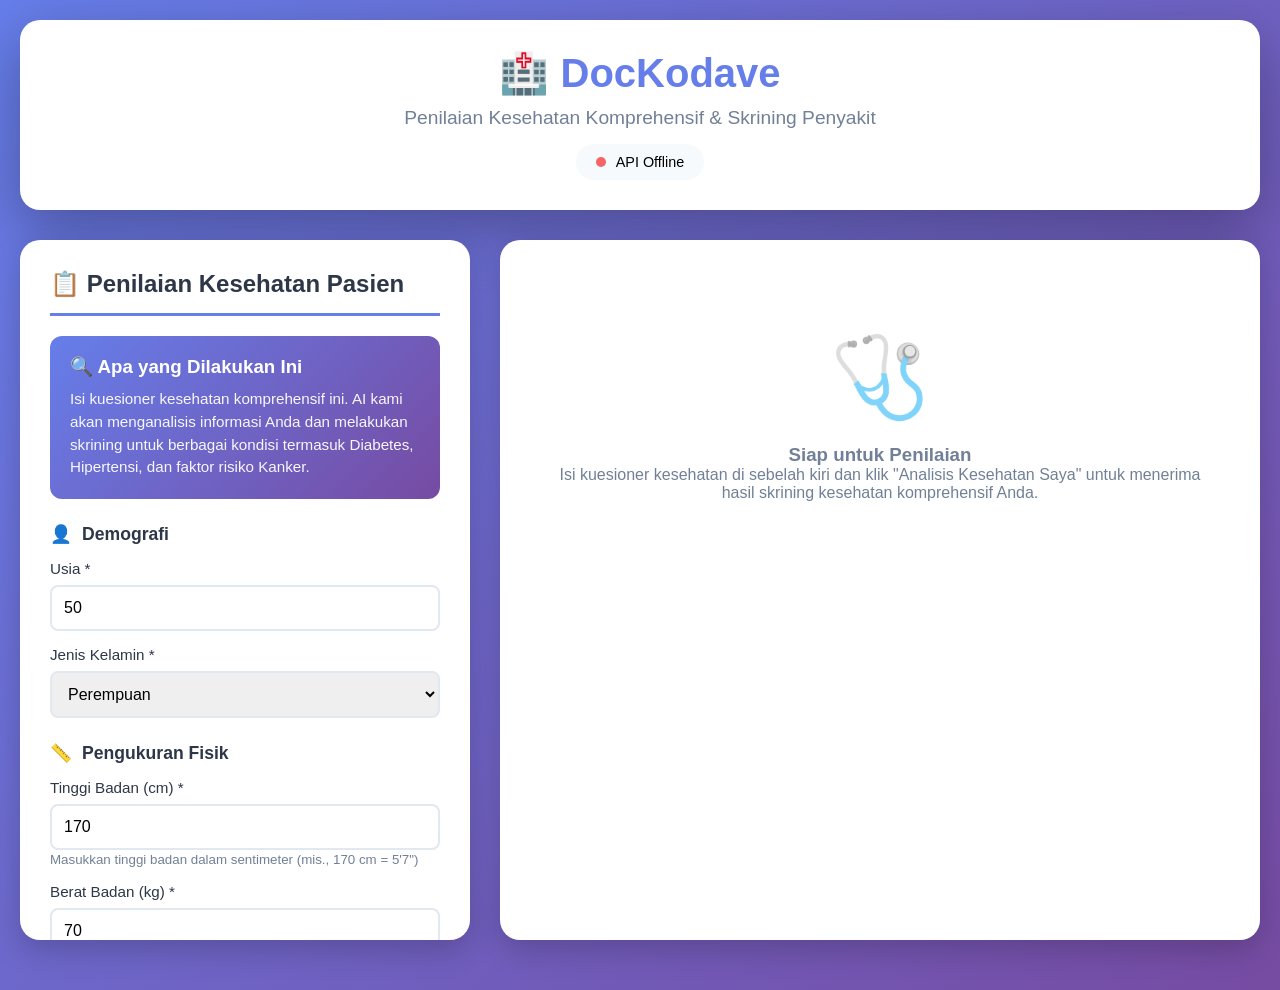
<file: website/index.html>
<!DOCTYPE html>
<html lang="en">

<head>
    <meta charset="UTF-8">
    <meta name="viewport" content="width=device-width, initial-scale=1.0">
    <title>DocKodave - Diagnosis Penyakit</title>
    <style>
        * {
            margin: 0;
            padding: 0;
            box-sizing: border-box;
        }

        :root {
            --primary: #667eea;
            --primary-dark: #5568d3;
            --secondary: #764ba2;
            --success: #48bb78;
            --warning: #ed8936;
            --danger: #f56565;
            --info: #4299e1;
            --light: #f7fafc;
            --dark: #2d3748;
            --gray: #718096;
        }

        body {
            font-family: 'Segoe UI', Tahoma, Geneva, Verdana, sans-serif;
            background: linear-gradient(135deg, #667eea 0%, #764ba2 100%);
            min-height: 100vh;
            padding: 20px;
        }

        .container {
            max-width: 1400px;
            margin: 0 auto;
        }

        .header {
            background: white;
            padding: 30px;
            border-radius: 20px;
            box-shadow: 0 20px 60px rgba(0, 0, 0, 0.3);
            margin-bottom: 30px;
            text-align: center;
        }

        .header h1 {
            color: var(--primary);
            font-size: 2.5em;
            margin-bottom: 10px;
        }

        .header .subtitle {
            color: var(--gray);
            font-size: 1.2em;
        }

        .api-status {
            display: inline-flex;
            align-items: center;
            gap: 10px;
            margin-top: 15px;
            padding: 10px 20px;
            background: var(--light);
            border-radius: 25px;
            font-size: 0.9em;
        }

        .status-dot {
            width: 10px;
            height: 10px;
            border-radius: 50%;
            animation: pulse 2s infinite;
        }

        .status-dot.online {
            background: var(--success);
        }

        .status-dot.offline {
            background: var(--danger);
        }

        @keyframes pulse {

            0%,
            100% {
                opacity: 1;
            }

            50% {
                opacity: 0.5;
            }
        }

        .main-content {
            display: grid;
            grid-template-columns: 450px 1fr;
            gap: 30px;
            margin-bottom: 30px;
        }

        .input-panel {
            background: white;
            border-radius: 20px;
            padding: 30px;
            box-shadow: 0 10px 30px rgba(0, 0, 0, 0.2);
            max-height: calc(100vh - 200px);
            overflow-y: auto;
        }

        .panel-title {
            font-size: 1.5em;
            color: var(--dark);
            margin-bottom: 20px;
            padding-bottom: 15px;
            border-bottom: 3px solid var(--primary);
        }

        .info-box {
            background: linear-gradient(135deg, #667eea 0%, #764ba2 100%);
            color: white;
            padding: 20px;
            border-radius: 12px;
            margin-bottom: 25px;
        }

        .info-box h3 {
            margin-bottom: 10px;
        }

        .info-box p {
            font-size: 0.95em;
            opacity: 0.95;
            line-height: 1.5;
        }

        .form-section {
            margin-bottom: 25px;
        }

        .form-section h3 {
            color: var(--dark);
            font-size: 1.1em;
            margin-bottom: 15px;
            display: flex;
            align-items: center;
            gap: 10px;
        }

        .form-group {
            margin-bottom: 15px;
        }

        .form-group label {
            display: block;
            margin-bottom: 8px;
            color: var(--dark);
            font-weight: 500;
            font-size: 0.95em;
        }

        .form-group input,
        .form-group select {
            width: 100%;
            padding: 12px;
            border: 2px solid #e2e8f0;
            border-radius: 8px;
            font-size: 1em;
            transition: border-color 0.3s;
        }

        .form-group input:focus,
        .form-group select:focus {
            outline: none;
            border-color: var(--primary);
        }

        .range-value {
            display: inline-block;
            margin-left: 10px;
            font-weight: bold;
            color: var(--primary);
        }

        .checkbox-group {
            display: flex;
            align-items: center;
            gap: 10px;
        }

        .checkbox-group input[type="checkbox"] {
            width: 20px;
            height: 20px;
            cursor: pointer;
        }

        .btn {
            padding: 15px 30px;
            border: none;
            border-radius: 10px;
            font-size: 1.1em;
            font-weight: bold;
            cursor: pointer;
            transition: all 0.3s;
            width: 100%;
            display: flex;
            align-items: center;
            justify-content: center;
            gap: 10px;
        }

        .btn-primary {
            background: linear-gradient(135deg, var(--primary) 0%, var(--secondary) 100%);
            color: white;
        }

        .btn-primary:hover {
            transform: translateY(-2px);
            box-shadow: 0 10px 20px rgba(102, 126, 234, 0.4);
        }

        .btn-primary:disabled {
            opacity: 0.6;
            cursor: not-allowed;
            transform: none;
        }

        .btn-secondary {
            background: var(--light);
            color: var(--dark);
            margin-top: 10px;
        }

        .btn-secondary:hover {
            background: #e2e8f0;
        }

        .results-panel {
            background: white;
            border-radius: 20px;
            padding: 30px;
            box-shadow: 0 10px 30px rgba(0, 0, 0, 0.2);
            max-height: calc(100vh - 200px);
            overflow-y: auto;
        }

        .empty-state {
            text-align: center;
            padding: 60px 20px;
            color: var(--gray);
        }

        .empty-state-icon {
            font-size: 5em;
            margin-bottom: 20px;
            opacity: 0.5;
        }

        .loading {
            text-align: center;
            padding: 60px 20px;
        }

        .spinner {
            width: 60px;
            height: 60px;
            border: 5px solid #e2e8f0;
            border-top-color: var(--primary);
            border-radius: 50%;
            animation: spin 1s linear infinite;
            margin: 0 auto 20px;
        }

        @keyframes spin {
            to {
                transform: rotate(360deg);
            }
        }

        .health-summary {
            background: linear-gradient(135deg, var(--success) 0%, #38a169 100%);
            color: white;
            padding: 25px;
            border-radius: 15px;
            margin-bottom: 25px;
            text-align: center;
        }

        .health-summary.at-risk {
            background: linear-gradient(135deg, var(--warning) 0%, #dd6b20 100%);
        }

        .health-summary.high-risk {
            background: linear-gradient(135deg, var(--danger) 0%, #c53030 100%);
        }

        .health-summary h2 {
            font-size: 2em;
            margin-bottom: 10px;
        }

        .health-summary p {
            font-size: 1.1em;
            opacity: 0.95;
        }

        .disease-results {
            margin-bottom: 30px;
        }

        .disease-card {
            background: white;
            border-radius: 12px;
            padding: 20px;
            margin-bottom: 15px;
            border-left: 5px solid;
            box-shadow: 0 2px 8px rgba(0, 0, 0, 0.1);
        }

        .disease-card.positive {
            border-left-color: var(--danger);
            background: #fff5f5;
        }

        .disease-card.warning {
            border-left-color: var(--warning);
            background: #fffaf0;
        }

        .disease-card.negative {
            border-left-color: var(--success);
            background: #f0fff4;
        }

        .disease-header {
            display: flex;
            justify-content: space-between;
            align-items: center;
            margin-bottom: 15px;
        }

        .disease-name {
            display: flex;
            align-items: center;
            gap: 10px;
            font-size: 1.3em;
            font-weight: bold;
            color: var(--dark);
        }

        .disease-icon {
            font-size: 1.5em;
        }

        .disease-status {
            padding: 8px 20px;
            border-radius: 20px;
            font-weight: bold;
            font-size: 0.95em;
        }

        .status-positive {
            background: var(--danger);
            color: white;
        }

        .status-warning {
            background: var(--warning);
            color: white;
        }

        .status-negative {
            background: var(--success);
            color: white;
        }

        .disease-probability {
            margin-bottom: 15px;
        }

        .probability-bar {
            background: #e2e8f0;
            height: 30px;
            border-radius: 15px;
            overflow: hidden;
            position: relative;
        }

        .probability-fill {
            height: 100%;
            transition: width 0.5s ease;
            display: flex;
            align-items: center;
            justify-content: center;
            color: white;
            font-weight: bold;
        }

        .probability-fill.high {
            background: linear-gradient(90deg, var(--danger) 0%, #c53030 100%);
        }

        .probability-fill.medium {
            background: linear-gradient(90deg, var(--warning) 0%, #dd6b20 100%);
        }

        .probability-fill.low {
            background: linear-gradient(90deg, var(--success) 0%, #38a169 100%);
        }

        .probability-details {
            display: grid;
            grid-template-columns: repeat(auto-fit, minmax(100px, 1fr));
            gap: 10px;
            margin-top: 10px;
        }

        .prob-item {
            background: white;
            padding: 10px;
            border-radius: 8px;
            text-align: center;
            border: 1px solid #e2e8f0;
        }

        .prob-label {
            font-size: 0.85em;
            color: var(--gray);
            margin-bottom: 5px;
        }

        .prob-value {
            font-size: 1.3em;
            font-weight: bold;
            color: var(--dark);
        }

        .recommendations-section {
            margin-top: 20px;
        }

        .rec-category {
            background: var(--light);
            border-radius: 10px;
            padding: 15px;
            margin-bottom: 15px;
        }

        .rec-category h4 {
            color: var(--dark);
            margin-bottom: 10px;
            display: flex;
            align-items: center;
            gap: 8px;
        }

        .rec-list {
            list-style: none;
        }

        .rec-item {
            padding: 10px;
            background: white;
            border-radius: 6px;
            margin-bottom: 8px;
            display: flex;
            align-items: flex-start;
            gap: 10px;
            font-size: 0.95em;
        }

        .rec-icon {
            font-size: 1.1em;
            flex-shrink: 0;
        }

        .expand-btn {
            background: var(--primary);
            color: white;
            border: none;
            padding: 8px 16px;
            border-radius: 6px;
            cursor: pointer;
            font-size: 0.9em;
            margin-top: 10px;
            transition: all 0.3s;
        }

        .expand-btn:hover {
            background: var(--primary-dark);
        }

        .expandable-content {
            max-height: 0;
            overflow: hidden;
            transition: max-height 0.3s ease;
        }

        .expandable-content.expanded {
            max-height: 3000px;
        }

        .alert {
            padding: 15px 20px;
            border-radius: 10px;
            margin-bottom: 15px;
            display: flex;
            align-items: center;
            gap: 15px;
        }

        .alert-icon {
            font-size: 1.5em;
        }

        .alert-danger {
            background: #fff5f5;
            border-left: 4px solid var(--danger);
            color: #c53030;
        }

        .alert-warning {
            background: #fffaf0;
            border-left: 4px solid var(--warning);
            color: #c05621;
        }

        .alert-info {
            background: #ebf8ff;
            border-left: 4px solid var(--info);
            color: #2c5282;
        }

        .alert-success {
            background: #f0fff4;
            border-left: 4px solid var(--success);
            color: #2f855a;
        }

        @media (max-width: 1024px) {
            .main-content {
                grid-template-columns: 1fr;
            }

            .input-panel,
            .results-panel {
                max-height: none;
            }
        }

        ::-webkit-scrollbar {
            width: 10px;
        }

        ::-webkit-scrollbar-track {
            background: #f1f1f1;
            border-radius: 10px;
        }

        ::-webkit-scrollbar-thumb {
            background: var(--primary);
            border-radius: 10px;
        }

        ::-webkit-scrollbar-thumb:hover {
            background: var(--primary-dark);
        }
    </style>
</head>

<body>
    <div class="container">
        <div class="header">
            <h1>🏥 DocKodave</h1>
            <p class="subtitle">Penilaian Kesehatan Komprehensif & Skrining Penyakit</p>
            <div class="api-status">
                <div class="status-dot online" id="statusDot"></div>
                <span id="statusText">Memeriksa API...</span>
            </div>
        </div>

        <div class="main-content">
            <!-- Left Panel - Patient Information Form -->
            <div class="input-panel">
                <h2 class="panel-title">📋 Penilaian Kesehatan Pasien</h2>

                <div class="info-box">
                    <h3>🔍 Apa yang Dilakukan Ini</h3>
                    <p>Isi kuesioner kesehatan komprehensif ini. AI kami akan menganalisis informasi Anda dan melakukan
                        skrining
                        untuk berbagai kondisi termasuk Diabetes, Hipertensi, dan faktor risiko Kanker.</p>
                </div>

                <form id="healthForm">
                    <!-- Demographics -->
                    <div class="form-section">
                        <h3><span>👤</span> Demografi</h3>
                        <div class="form-group">
                            <label for="Age">Usia *</label>
                            <input type="number" id="Age" name="Age" min="1" max="120" value="50" required>
                        </div>
                        <div class="form-group">
                            <label for="Sex">Jenis Kelamin *</label>
                            <select id="Sex" name="Sex" required>
                                <option value="0">Perempuan</option>
                                <option value="1">Laki-laki</option>
                            </select>
                        </div>
                    </div>

                    <!-- Physical Measurements -->
                    <div class="form-section">
                        <h3><span>📏</span> Pengukuran Fisik</h3>
                        <div class="form-group">
                            <label for="Height">Tinggi Badan (cm) *</label>
                            <input type="number" id="Height" name="Height" min="100" max="250" step="0.1" value="170"
                                required>
                            <small style="color: var(--gray);">Masukkan tinggi badan dalam sentimeter (mis., 170 cm =
                                5'7")</small>
                        </div>
                        <div class="form-group">
                            <label for="Weight">Berat Badan (kg) *</label>
                            <input type="number" id="Weight" name="Weight" min="30" max="300" step="0.1" value="70"
                                required>
                            <small style="color: var(--gray);">Masukkan berat badan dalam kilogram (mis., 70 kg = 154
                                lbs)</small>
                        </div>
                        <div class="form-group">
                            <label>Indeks Massa Tubuh (IMT)</label>
                            <div
                                style="background: var(--light); padding: 15px; border-radius: 8px; border: 2px solid #e2e8f0;">
                                <div style="display: flex; justify-content: space-between; align-items: center;">
                                    <span style="font-size: 0.9em; color: var(--gray);">IMT Terhitung:</span>
                                    <span id="calculatedBMI"
                                        style="font-size: 1.5em; font-weight: bold; color: var(--primary);">24.2</span>
                                </div>
                                <div id="bmiCategory"
                                    style="margin-top: 8px; font-size: 0.85em; padding: 5px 10px; border-radius: 5px; text-align: center; background: var(--success); color: white;">
                                    Berat Badan Normal
                                </div>
                            </div>
                            <input type="hidden" id="BMI" name="BMI" value="24.2">
                        </div>
                    </div>

                    <!-- Medical History -->
                    <div class="form-section">
                        <h3><span>🏥</span> Riwayat Medis</h3>
                        <div class="form-group">
                            <div class="checkbox-group">
                                <input type="checkbox" id="HighBP" name="HighBP">
                                <label for="HighBP">Tekanan Darah Tinggi</label>
                            </div>
                        </div>
                        <div class="form-group">
                            <div class="checkbox-group">
                                <input type="checkbox" id="HighChol" name="HighChol">
                                <label for="HighChol">Kolesterol Tinggi</label>
                            </div>
                        </div>
                        <div class="form-group">
                            <div class="checkbox-group">
                                <input type="checkbox" id="Stroke" name="Stroke">
                                <label for="Stroke">Riwayat Stroke</label>
                            </div>
                        </div>
                        <div class="form-group">
                            <div class="checkbox-group">
                                <input type="checkbox" id="HeartDiseaseorAttack" name="HeartDiseaseorAttack">
                                <label for="HeartDiseaseorAttack">Penyakit Jantung atau Serangan Jantung</label>
                            </div>
                        </div>
                        <div class="form-group">
                            <div class="checkbox-group">
                                <input type="checkbox" id="FamilyHistoryCancer" name="FamilyHistoryCancer">
                                <label for="FamilyHistoryCancer">Riwayat Kanker Keluarga</label>
                            </div>
                        </div>
                    </div>

                    <!-- Lifestyle Factors -->
                    <div class="form-section">
                        <h3><span>🏃</span> Gaya Hidup</h3>
                        <div class="form-group">
                            <div class="checkbox-group">
                                <input type="checkbox" id="Smoker" name="Smoker">
                                <label for="Smoker">Penggunaan Tembakau/Merokok</label>
                            </div>
                        </div>
                        <div class="form-group">
                            <div class="checkbox-group">
                                <input type="checkbox" id="AlcoholConsumption" name="AlcoholConsumption">
                                <label for="AlcoholConsumption">Konsumsi Alkohol Reguler</label>
                            </div>
                        </div>
                        <div class="form-group">
                            <div class="checkbox-group">
                                <input type="checkbox" id="PhysActivity" name="PhysActivity">
                                <label for="PhysActivity">Aktivitas Fisik Reguler (30 hari terakhir)</label>
                            </div>
                        </div>
                        <div class="form-group">
                            <div class="checkbox-group">
                                <input type="checkbox" id="Fruits" name="Fruits">
                                <label for="Fruits">Konsumsi Buah Harian</label>
                            </div>
                        </div>
                        <div class="form-group">
                            <div class="checkbox-group">
                                <input type="checkbox" id="Veggies" name="Veggies">
                                <label for="Veggies">Konsumsi Sayuran Harian</label>
                            </div>
                        </div>
                    </div>

                    <!-- Health Status -->
                    <div class="form-section">
                        <h3><span>💊</span> Status Kesehatan Saat Ini</h3>
                        <div class="form-group">
                            <label for="GenHlth">Kesehatan Umum (Kiri=Sangat Baik, Kanan=Sangat Buruk)</label>
                            <div id="genHlthControl"
                                style="display:flex; gap:8px; align-items:center; justify-content:center; flex-wrap:wrap; margin-top:8px;">
                                <button type="button" class="genhlth-btn" data-value="1" title="Sangat Baik"
                                    style="font-size:1.4em; padding:8px; border-radius:8px; background:transparent; border:2px solid transparent;">😄</button>
                                <button type="button" class="genhlth-btn" data-value="2" title="Baik"
                                    style="font-size:1.4em; padding:8px; border-radius:8px; background:transparent; border:2px solid transparent;">🙂</button>
                                <button type="button" class="genhlth-btn" data-value="3" title="Cukup"
                                    style="font-size:1.4em; padding:8px; border-radius:8px; background:transparent; border:2px solid transparent;">😐</button>
                                <button type="button" class="genhlth-btn" data-value="4" title="Kurang"
                                    style="font-size:1.4em; padding:8px; border-radius:8px; background:transparent; border:2px solid transparent;">😟</button>
                                <button type="button" class="genhlth-btn" data-value="5" title="Buruk"
                                    style="font-size:1.4em; padding:8px; border-radius:8px; background:transparent; border:2px solid transparent;">😢</button>
                            </div>
                            <input type="hidden" id="GenHlth" name="GenHlth" value="3">
                        </div>
                        <div class="form-group">
                            <label for="MentHlth">Masalah Kesehatan Mental - Berapa hari dalam 30 hari terakhir Anda
                                merasa kesehatan mental Anda terganggu?</label>
                            <div style="display:flex; align-items:center; gap:8px;">
                                <button type="button" class="step-decrease" data-target="MentHlth"
                                    aria-label="Decrease MentHlth"
                                    style="padding:6px 10px; border-radius:6px;">-</button>
                                <input type="number" id="MentHlth" name="MentHlth" min="0" max="30" value="0"
                                    style="width:72px; text-align:center; padding:8px; border:2px solid #e2e8f0; border-radius:6px;">
                                <button type="button" class="step-increase" data-target="MentHlth"
                                    aria-label="Increase MentHlth"
                                    style="padding:6px 10px; border-radius:6px;">+</button>
                                <div style="display:flex; gap:8px; margin-left:10px;">
                                    <button type="button" class="preset-btn" data-target="MentHlth" data-value="0"
                                        style="padding:6px 10px; border-radius:6px;">0</button>
                                    <button type="button" class="preset-btn" data-target="MentHlth" data-value="7"
                                        style="padding:6px 10px; border-radius:6px;">7</button>
                                    <button type="button" class="preset-btn" data-target="MentHlth" data-value="14"
                                        style="padding:6px 10px; border-radius:6px;">14</button>
                                    <button type="button" class="preset-btn" data-target="MentHlth" data-value="30"
                                        style="padding:6px 10px; border-radius:6px;">30</button>
                                </div>
                                <span class="range-value" id="MentHlthDisplay">0</span>
                            </div>
                        </div>

                        <div class="form-group">
                            <label for="PhysHlth">Masalah Kesehatan Fisik - Berapa hari dalam 30 hari terakhir Anda
                                merasa kesehatan fisik Anda terganggu?</label>
                            <div style="display:flex; align-items:center; gap:8px;">
                                <button type="button" class="step-decrease" data-target="PhysHlth"
                                    aria-label="Decrease PhysHlth"
                                    style="padding:6px 10px; border-radius:6px;">-</button>
                                <input type="number" id="PhysHlth" name="PhysHlth" min="0" max="30" value="0"
                                    style="width:72px; text-align:center; padding:8px; border:2px solid #e2e8f0; border-radius:6px;">
                                <button type="button" class="step-increase" data-target="PhysHlth"
                                    aria-label="Increase PhysHlth"
                                    style="padding:6px 10px; border-radius:6px;">+</button>
                                <div style="display:flex; gap:8px; margin-left:10px;">
                                    <button type="button" class="preset-btn" data-target="PhysHlth" data-value="0"
                                        style="padding:6px 10px; border-radius:6px;">0</button>
                                    <button type="button" class="preset-btn" data-target="PhysHlth" data-value="7"
                                        style="padding:6px 10px; border-radius:6px;">7</button>
                                    <button type="button" class="preset-btn" data-target="PhysHlth" data-value="14"
                                        style="padding:6px 10px; border-radius:6px;">14</button>
                                    <button type="button" class="preset-btn" data-target="PhysHlth" data-value="30"
                                        style="padding:6px 10px; border-radius:6px;">30</button>
                                </div>
                                <span class="range-value" id="PhysHlthDisplay">0</span>
                            </div>
                        </div>
                        <div class="form-group">
                            <div class="checkbox-group">
                                <input type="checkbox" id="DiffWalk" name="DiffWalk">
                                <label for="DiffWalk">Kesulitan Berjalan atau Naik Tangga</label>
                            </div>
                        </div>
                    </div>

                    <!-- Symptoms (for cancer screening) -->
                    <div class="form-section">
                        <h3><span>⚕️</span> Gejala (jika ada)</h3>
                        <div class="form-group">
                            <div class="checkbox-group">
                                <input type="checkbox" id="OralLesions" name="OralLesions">
                                <label for="OralLesions">Luka mulut atau bercak putih/merah</label>
                            </div>
                        </div>
                        <div class="form-group">
                            <div class="checkbox-group">
                                <input type="checkbox" id="UnexplainedBleeding" name="UnexplainedBleeding">
                                <label for="UnexplainedBleeding">Pendarahan yang tidak dapat dijelaskan</label>
                            </div>
                        </div>
                        <div class="form-group">
                            <div class="checkbox-group">
                                <input type="checkbox" id="DifficultySwallowing" name="DifficultySwallowing">
                                <label for="DifficultySwallowing">Kesulitan menelan</label>
                            </div>
                        </div>
                    </div>

                    <!-- Action Buttons -->
                    <button type="submit" class="btn btn-primary">
                        <span>🔬</span>
                        <span>Analisis Kesehatan Saya</span>
                    </button>
                    <button type="button" class="btn btn-secondary" id="resetBtn">
                        <span>🔄</span>
                        <span>Setel Ulang Formulir</span>
                    </button>
                </form>
            </div>

            <!-- Right Panel - Results -->
            <div class="results-panel">
                <div id="resultsContent">
                    <div class="empty-state">
                        <div class="empty-state-icon">🩺</div>
                        <h3>Siap untuk Penilaian</h3>
                        <p>Isi kuesioner kesehatan di sebelah kiri dan klik "Analisis Kesehatan Saya" untuk menerima
                            hasil
                            skrining kesehatan komprehensif Anda.</p>
                    </div>
                </div>
            </div>
        </div>
    </div>

    <script>
        const API_BASE_URL = 'http://localhost:5000';

        // Initialize
        document.addEventListener('DOMContentLoaded', () => {
            checkAPIStatus();
            setupEventListeners();
        });

        // Check API Status
        async function checkAPIStatus() {
            try {
                const response = await fetch(`${API_BASE_URL}/health`);
                const data = await response.json();

                document.getElementById('statusDot').className = 'status-dot online';
                document.getElementById('statusText').textContent = `API Online - ${data.models_loaded} model siap`;
            } catch (error) {
                document.getElementById('statusDot').className = 'status-dot offline';
                document.getElementById('statusText').textContent = 'API Offline';
                console.error('Kesalahan API:', error);
            }
        }

        // Setup Event Listeners
        function setupEventListeners() {
            // Form submission
            document.getElementById('healthForm').addEventListener('submit', handleFormSubmit);

            // Reset button
            document.getElementById('resetBtn').addEventListener('click', resetForm);

            // Range input listeners
            document.querySelectorAll('input[type="range"]').forEach(input => {
                input.addEventListener('input', (e) => {
                    const valueSpan = e.target.nextElementSibling;
                    if (valueSpan && valueSpan.classList.contains('range-value')) {
                        valueSpan.textContent = e.target.value;
                    }
                });
            });

            // BMI calculation listeners
            const heightInput = document.getElementById('Height');
            const weightInput = document.getElementById('Weight');

            if (heightInput && weightInput) {
                heightInput.addEventListener('input', calculateBMI);
                weightInput.addEventListener('input', calculateBMI);

                // Calculate initial BMI
                calculateBMI();
            }

            // Initialize steppers and presets for Mental/Physical Health
            const stepIds = ['MentHlth', 'PhysHlth'];
            stepIds.forEach(id => {
                const input = document.getElementById(id);
                const display = document.getElementById(id + 'Display');
                if (!input || !display) return;

                // Clamp and reflect value to display
                const sync = (val) => {
                    let v = parseInt(val) || 0;
                    if (v < 0) v = 0;
                    if (v > 30) v = 30;
                    input.value = v;
                    display.textContent = v;
                };

                input.addEventListener('input', (e) => sync(e.target.value));

                // +/- buttons
                document.querySelectorAll('.step-decrease').forEach(btn => {
                    if (btn.dataset.target !== id) return;
                    btn.addEventListener('click', () => { sync(parseInt(input.value || 0) - 1); });
                });
                document.querySelectorAll('.step-increase').forEach(btn => {
                    if (btn.dataset.target !== id) return;
                    btn.addEventListener('click', () => { sync(parseInt(input.value || 0) + 1); });
                });

                // Preset buttons
                document.querySelectorAll('.preset-btn').forEach(p => {
                    if (p.dataset.target !== id) return;
                    p.addEventListener('click', () => { sync(p.dataset.value); });
                });

                // Initialize display
                sync(input.value);
            });
            // Initialize GenHlth emoji selector
            const genButtons = document.querySelectorAll('.genhlth-btn');
            const genHidden = document.getElementById('GenHlth');
            function updateGenButtons(selectedVal) {
                genButtons.forEach(btn => {
                    if (btn.dataset.value === String(selectedVal)) {
                        btn.style.borderColor = 'var(--primary)';
                        btn.style.background = 'rgba(102,126,234,0.08)';
                        btn.setAttribute('aria-pressed', 'true');
                    } else {
                        btn.style.borderColor = 'transparent';
                        btn.style.background = 'transparent';
                        btn.setAttribute('aria-pressed', 'false');
                    }
                });
            }

            genButtons.forEach(btn => {
                btn.addEventListener('click', () => {
                    const v = btn.dataset.value || '3';
                    if (genHidden) genHidden.value = v;
                    updateGenButtons(v);
                });
            });

            // Set initial selected
            if (genHidden && genHidden.value) updateGenButtons(genHidden.value);
        }

        // Calculate BMI
        function calculateBMI() {
            const height = parseFloat(document.getElementById('Height').value);
            const weight = parseFloat(document.getElementById('Weight').value);

            if (height > 0 && weight > 0) {
                // BMI = weight (kg) / height (m)²
                const heightInMeters = height / 100;
                const bmi = weight / (heightInMeters * heightInMeters);

                // Update display
                document.getElementById('calculatedBMI').textContent = bmi.toFixed(1);
                document.getElementById('BMI').value = bmi.toFixed(1);

                // Update category
                updateBMICategory(bmi);
            }
        }

        // Update BMI Category Display
        function updateBMICategory(bmi) {
            const categoryDiv = document.getElementById('bmiCategory');

            let category = '';
            let color = '';

            if (bmi < 18.5) {
                category = 'Kurus';
                color = 'var(--info)';
            } else if (bmi < 25) {
                category = 'Berat Badan Normal';
                color = 'var(--success)';
            } else if (bmi < 30) {
                category = 'Kelebihan Berat Badan';
                color = 'var(--warning)';
            } else if (bmi < 35) {
                category = 'Obesitas (Kelas I)';
                color = 'var(--danger)';
            } else if (bmi < 40) {
                category = 'Obesitas (Kelas II)';
                color = 'var(--danger)';
            } else {
                category = 'Obesitas (Kelas III)';
                color = 'var(--danger)';
            }

            categoryDiv.textContent = category;
            categoryDiv.style.background = color;
        }

        // Handle Form Submission
        async function handleFormSubmit(e) {
            e.preventDefault();

            const formData = collectFormData();
            const resultsContainer = document.getElementById('resultsContent');

            // Show loading
            resultsContainer.innerHTML = `
                <div class="loading">
                    <div class="spinner"></div>
                    <h3>Menganalisis data kesehatan Anda...</h3>
                    <p>Skrining berbagai kondisi menggunakan model AI</p>
                </div>
            `;

            try {
                // Predict all diseases
                const predictions = await Promise.all([
                    predictDisease('diabetes', formData),
                    predictDisease('hypertension', formData),
                    predictDisease('oral_cancer', formData)
                ]);

                displayComprehensiveResults(predictions, formData);
            } catch (error) {
                displayError('Gagal menyelesaikan penilaian kesehatan: ' + error.message);
            }
        }

        // Collect Form Data
        function collectFormData() {
            const form = document.getElementById('healthForm');
            const formData = new FormData(form);
            const data = {};

            // Get all form values
            for (let [key, value] of formData.entries()) {
                const input = document.getElementById(key);
                if (input.type === 'checkbox') {
                    data[key] = input.checked ? 1 : 0;
                } else if (input.type === 'number' || input.type === 'range') {
                    data[key] = parseFloat(value);
                } else {
                    data[key] = value;
                }
            }

            // Add any unchecked checkboxes as 0
            document.querySelectorAll('input[type="checkbox"]').forEach(checkbox => {
                if (!(checkbox.name in data)) {
                    data[checkbox.name] = 0;
                }
            });

            return data;
        }

        // Predict Single Disease
        async function predictDisease(disease, baseData) {
            // Map form data to disease-specific fields
            let diseaseData = {};

            if (disease === 'diabetes') {
                diseaseData = {
                    Age: baseData.Age || 50,
                    Sex: parseInt(baseData.Sex) || 0,
                    BMI: parseFloat(baseData.BMI) || 25,
                    HighBP: baseData.HighBP || 0,
                    HighChol: baseData.HighChol || 0,
                    CholCheck: 1, // Assume checked
                    Smoker: baseData.Smoker || 0,
                    Stroke: baseData.Stroke || 0,
                    HeartDiseaseorAttack: baseData.HeartDiseaseorAttack || 0,
                    PhysActivity: baseData.PhysActivity || 0,
                    Fruits: baseData.Fruits || 0,
                    Veggies: baseData.Veggies || 0,
                    HvyAlcoholConsump: baseData.AlcoholConsumption || 0,
                    AnyHealthcare: 1,
                    NoDocbcCost: 0,
                    GenHlth: baseData.GenHlth || 3,
                    MentHlth: baseData.MentHlth || 0,
                    PhysHlth: baseData.PhysHlth || 0,
                    DiffWalk: baseData.DiffWalk || 0,
                    Education: 4,
                    Income: 5
                };
            } else if (disease === 'hypertension') {
                diseaseData = {
                    age: baseData.Age || 50,
                    sex: parseInt(baseData.Sex) || 0,
                    cp: baseData.HeartDiseaseorAttack ? 2 : 0,
                    trestbps: baseData.HighBP ? 140 : 120,
                    chol: baseData.HighChol ? 240 : 200,
                    fbs: 0,
                    restecg: 0,
                    thalach: 150,
                    exang: 0,
                    oldpeak: 0,
                    slope: 1,
                    ca: 0,
                    thal: 2
                };
            } else if (disease === 'oral_cancer') {
                diseaseData = {
                    Country: 0,
                    Age: baseData.Age || 50,
                    Gender: parseInt(baseData.Sex) || 0,
                    'Tobacco Use': baseData.Smoker || 0,
                    'Alcohol Consumption': baseData.AlcoholConsumption || 0,
                    'HPV Infection': 0,
                    'Betel Quid Use': 0,
                    'Chronic Sun Exposure': 0,
                    'Poor Oral Hygiene': 0,
                    'Diet (Fruits & Vegetables Intake)': (baseData.Fruits && baseData.Veggies) ? 1 : 0,
                    'Family History of Cancer': baseData.FamilyHistoryCancer || 0,
                    'Compromised Immune System': 0,
                    'Oral Lesions': baseData.OralLesions || 0,
                    'Unexplained Bleeding': baseData.UnexplainedBleeding || 0,
                    'Difficulty Swallowing': baseData.DifficultySwallowing || 0,
                    'White or Red Patches in Mouth': baseData.OralLesions || 0,
                    'Tumor Size (cm)': 0,
                    'Cancer Stage': 0,
                    'Treatment Type': 0,
                    'Survival Rate (5-Year, %)': 0,
                    'Cost of Treatment (USD)': 0,
                    'Economic Burden (Lost Workdays per Year)': 0,
                    'Early Diagnosis': 0
                };
            }

            try {
                const response = await fetch(`${API_BASE_URL}/predict/${disease}`, {
                    method: 'POST',
                    headers: {
                        'Content-Type': 'application/json'
                    },
                    body: JSON.stringify(diseaseData)
                });

                const result = await response.json();
                return {
                    disease: disease,
                    ...result
                };
            } catch (error) {
                return {
                    disease: disease,
                    success: false,
                    error: error.message
                };
            }
        }

        // Display Comprehensive Results
        function displayComprehensiveResults(predictions, formData) {
            const resultsContainer = document.getElementById('resultsContent');

            // Separate positive/at-risk from low-risk
            let highPriorityResults = [];
            let lowPriorityResults = [];

            predictions.forEach(pred => {
                if (pred.success) {
                    const isPositive = checkIfPositive(pred);
                    const confidence = pred.confidence || 0;

                    if (isPositive && confidence > 0.4) {
                        highPriorityResults.push(pred);
                    } else {
                        lowPriorityResults.push(pred);
                    }
                }
            });

            // Sort high priority by confidence (highest first)
            highPriorityResults.sort((a, b) => (b.confidence || 0) - (a.confidence || 0));

            let html = '';

            // Health Summary
            if (highPriorityResults.length === 0) {
                html += `
                    <div class="health-summary">
                        <h2>✅ Status Kesehatan Sangat Baik</h2>
                        <p>Berdasarkan penilaian komprehensif Anda, tidak ada masalah kesehatan yang signifikan terdeteksi di semua skrining.</p>
                        <p style="margin-top: 10px; font-size: 0.95em;">Terus pertahankan gaya hidup sehat Anda dan jadwalkan pemeriksaan rutin.</p>
                    </div>
                    
                    <div class="alert alert-success">
                        <div class="alert-icon">💚</div>
                        <div>
                            <strong>Berita Bagus!</strong><br>
                            Hasil skrining Anda menunjukkan risiko rendah untuk diabetes, hipertensi, dan kanker. Semua indikator kesehatan vital berada dalam kisaran sehat.
                        </div>
                    </div>
                    
                    <div class="rec-category" style="background: var(--light); padding: 20px; border-radius: 12px; margin-top: 20px;">
                        <h4 style="font-size: 1.2em; margin-bottom: 15px;">
                            <span>💡</span> Pertahankan Kesehatan Anda
                        </h4>
                        <ul class="rec-list">
                            <li class="rec-item">
                                <div class="rec-icon">✓</div>
                                <div class="rec-text">Schedule annual physical examinations with your primary care physician</div>
                            </li>
                            <li class="rec-item">
                                <div class="rec-icon">✓</div>
                                <div class="rec-text">Continue eating a balanced diet with plenty of fruits, vegetables, and whole grains</div>
                            </li>
                            <li class="rec-item">
                                <div class="rec-icon">✓</div>
                                <div class="rec-text">Maintain regular exercise routine - at least 150 minutes of moderate activity per week</div>
                            </li>
                            <li class="rec-item">
                                <div class="rec-icon">✓</div>
                                <div class="rec-text">Prioritize 7-9 hours of quality sleep each night</div>
                            </li>
                            <li class="rec-item">
                                <div class="rec-icon">✓</div>
                                <div class="rec-text">Practice stress management through meditation, yoga, or hobbies</div>
                            </li>
                            <li class="rec-item">
                                <div class="rec-icon">✓</div>
                                <div class="rec-text">Stay hydrated with at least 8 glasses of water daily</div>
                            </li>
                            <li class="rec-item">
                                <div class="rec-icon">✓</div>
                                <div class="rec-text">Avoid tobacco products and limit alcohol consumption</div>
                            </li>
                            <li class="rec-item">
                                <div class="rec-icon">✓</div>
                                <div class="rec-text">Keep up with age-appropriate cancer screenings (mammogram, colonoscopy, etc.)</div>
                            </li>
                        </ul>
                    </div>
                `;
            } else {
                // Show priority condition(s)
                const primaryCondition = highPriorityResults[0];
                const conditionCount = highPriorityResults.length;

                html += `
                    <div class="health-summary high-risk">
                        <h2>⚠️ Masalah Kesehatan Terdeteksi</h2>
                        <p>${conditionCount === 1 ? 'Satu kondisi memerlukan' : `${conditionCount} kondisi memerlukan`} perhatian Anda berdasarkan hasil skrining.</p>
                        <p style="margin-top: 10px; font-size: 0.95em;">Harap tinjau temuan di bawah ini dan ikuti tindakan yang direkomendasikan segera.</p>
                    </div>
                `;

                // Display each high-priority result prominently
                highPriorityResults.forEach((pred, index) => {
                    html += generateDetailedDiseaseCard(pred, index === 0); // First one is most prominent
                });
            }

            // Show low-risk results minimized at bottom
            if (lowPriorityResults.length > 0) {
                html += `
                    <div style="margin-top: 40px; padding-top: 30px; border-top: 2px solid #e2e8f0;">
                        <h4 style="color: var(--gray); font-size: 1.1em; margin-bottom: 15px;">
                            ✓ Skrining Lainnya - Risiko Rendah
                        </h4>
                        <div style="display: grid; grid-template-columns: repeat(auto-fit, minmax(250px, 1fr)); gap: 15px;">
                `;

                lowPriorityResults.forEach(pred => {
                    html += generateMinimalDiseaseCard(pred);
                });

                html += `
                        </div>
                        <p style="color: var(--gray); font-size: 0.9em; margin-top: 15px; text-align: center;">
                            Kondisi ini menunjukkan probabilitas rendah berdasarkan profil kesehatan saat ini Anda. Terus pertahankan kebiasaan sehat untuk mempertahankan risiko rendah.
                        </p>
                    </div>
                `;
            }

            // Disclaimer
            html += `
                <div class="alert alert-warning" style="margin-top: 30px;">
                    <div class="alert-icon">⚠️</div>
                    <div>
                        <strong>Penolakan Tanggung Jawab Medis Penting:</strong><br>
                        Ini adalah alat skrining berbasis AI untuk tujuan pendidikan saja. Ini BUKAN diagnosis medis dan TIDAK boleh menggantikan evaluasi medis profesional. 
                        Selalu konsultasikan dengan penyedia layanan kesehatan yang berkualitas untuk diagnosis, pengobatan, dan saran medis yang tepat. Jika Anda memiliki gejala atau kekhawatiran, harap segera cari perhatian medis.
                    </div>
                </div>
            `;

            resultsContainer.innerHTML = html;
            resultsContainer.scrollIntoView({ behavior: 'smooth', block: 'start' });
        }

        // Generate Detailed Disease Card (for detected/at-risk conditions)
        function generateDetailedDiseaseCard(pred, isPrimary) {
            const diseaseInfo = {
                diabetes: { name: 'Diabetes', icon: '🩸', color: '#f56565' },
                hypertension: { name: 'Hypertension (High Blood Pressure)', icon: '❤️', color: '#ed8936' },
                oral_cancer: { name: 'Oral Cancer Risk', icon: '👄', color: '#f56565' }
            };

            const diseaseKey = normalizeDiseaseName(pred.disease);
            const info = diseaseInfo[diseaseKey] || { name: pred.disease || 'Unknown', icon: '❓', color: '#999' };
            const confidence = pred.confidence || 0;

            let severityLevel = 'High Risk';
            let severityColor = '#f56565';

            if (confidence < 0.7) {
                severityLevel = 'Moderate Risk';
                severityColor = '#ed8936';
            }

            let html = `
                <div style="background: white; border-radius: 15px; padding: 30px; margin-bottom: 25px; 
                            box-shadow: 0 4px 20px rgba(0,0,0,0.15); border-left: 6px solid ${info.color};">
                    
                    <!-- Header -->
                    <div style="display: flex; justify-content: space-between; align-items: center; margin-bottom: 25px;">
                        <div style="display: flex; align-items: center; gap: 15px;">
                            <span style="font-size: 3em;">${info.icon}</span>
                            <div>
                                <h2 style="color: var(--dark); font-size: 1.8em; margin-bottom: 5px;">${info.name}</h2>
                                <p style="color: var(--gray); font-size: 1em;">Screening Result</p>
                            </div>
                        </div>
                        <div style="background: ${severityColor}; color: white; padding: 12px 24px; 
                                    border-radius: 25px; font-weight: bold; font-size: 1.1em;">
                            ${severityLevel}
                        </div>
                    </div>
                    
                    <!-- Confidence Bar -->
                    <div style="margin-bottom: 25px;">
                        <div style="display: flex; justify-content: space-between; align-items: center; margin-bottom: 10px;">
                            <span style="font-weight: 600; color: var(--dark);">Prediction Confidence</span>
                            <span style="font-size: 1.5em; font-weight: bold; color: ${severityColor};">
                                ${(confidence * 100).toFixed(1)}%
                            </span>
                        </div>
                        <div style="background: #e2e8f0; height: 40px; border-radius: 20px; overflow: hidden;">
                            <div style="height: 100%; background: linear-gradient(90deg, ${severityColor} 0%, ${severityColor}dd 100%); 
                                        width: ${(confidence * 100).toFixed(0)}%; display: flex; align-items: center; 
                                        justify-content: flex-end; padding-right: 15px; color: white; font-weight: bold;
                                        transition: width 0.8s ease;">
                            </div>
                        </div>
                    </div>
            `;

            // Probability Breakdown
            if (pred.probabilities) {
                html += `
                    <div style="background: var(--light); padding: 20px; border-radius: 12px; margin-bottom: 25px;">
                        <h4 style="color: var(--dark); margin-bottom: 15px; font-size: 1.1em;">
                            📊 Probability Breakdown
                        </h4>
                        <div style="display: grid; grid-template-columns: repeat(auto-fit, minmax(150px, 1fr)); gap: 15px;">
                `;

                Object.entries(pred.probabilities).forEach(([key, value]) => {
                    const label = getPredictionLabel(key, pred.disease);
                    const isHighest = value === Math.max(...Object.values(pred.probabilities));
                    html += `
                        <div style="background: white; padding: 15px; border-radius: 10px; text-align: center;
                                    border: 2px solid ${isHighest ? severityColor : '#e2e8f0'};">
                            <div style="font-size: 0.9em; color: var(--gray); margin-bottom: 8px;">${label}</div>
                            <div style="font-size: 1.8em; font-weight: bold; color: ${isHighest ? severityColor : 'var(--dark)'};">
                                ${(value * 100).toFixed(1)}%
                            </div>
                        </div>
                    `;
                });

                html += `
                        </div>
                    </div>
                `;
            }

            // Clinical Interpretation
            html += `
                <div style="background: #ebf8ff; border-left: 4px solid var(--info); padding: 20px; 
                            border-radius: 8px; margin-bottom: 25px;">
                    <h4 style="color: var(--info); margin-bottom: 10px; display: flex; align-items: center; gap: 10px;">
                        <span>🔍</span> Interpretasi Klinis
                    </h4>
                    <p style="color: var(--dark); line-height: 1.6; margin: 0;">
                        ${getDetailedInterpretation(pred.disease, pred.prediction, confidence)}
                    </p>
                </div>
            `;

            // Recommendations Section
            if (pred.recommendations) {
                html += '<div style="margin-top: 30px;">';

                // Immediate Actions
                if (pred.recommendations.immediate_actions && pred.recommendations.immediate_actions.length > 0) {
                    html += `
                        <div style="background: #fff5f5; border-left: 4px solid var(--danger); padding: 20px; 
                                    border-radius: 8px; margin-bottom: 20px;">
                            <h3 style="color: var(--danger); margin-bottom: 15px; font-size: 1.3em; display: flex; align-items: center; gap: 10px;">
                                <span>🚨</span> Tindakan Segera Required
                            </h3>
                            <ul style="list-style: none; padding: 0; margin: 0;">
                                ${pred.recommendations.immediate_actions.map((action, index) => `
                                    <li style="padding: 12px; background: white; border-radius: 8px; margin-bottom: 10px;
                                               display: flex; align-items: flex-start; gap: 12px;">
                                        <span style="background: var(--danger); color: white; width: 28px; height: 28px;
                                                     border-radius: 50%; display: flex; align-items: center; justify-content: center;
                                                     font-weight: bold; flex-shrink: 0;">${index + 1}</span>
                                        <span style="color: var(--dark); line-height: 1.6; flex: 1;">${action}</span>
                                    </li>
                                `).join('')}
                            </ul>
                        </div>
                    `;
                }

                // Diagnostic Tests
                if (pred.recommendations.diagnostic_workup && pred.recommendations.diagnostic_workup.length > 0) {
                    html += `
                        <div style="background: var(--light); padding: 20px; border-radius: 12px; margin-bottom: 20px;">
                            <h3 style="color: var(--dark); margin-bottom: 15px; font-size: 1.2em; display: flex; align-items: center; gap: 10px;">
                                <span>🔬</span> Recommended Diagnostic Tests
                            </h3>
                            <div style="display: grid; gap: 12px;">
                                ${pred.recommendations.diagnostic_workup.slice(0, 5).map(test => `
                                    <div style="background: white; padding: 15px; border-radius: 8px; border-left: 3px solid var(--info);">
                                        <div style="font-weight: bold; color: var(--dark); margin-bottom: 5px;">
                                            🧪 ${test.test || test}
                                        </div>
                                        ${test.purpose ? `<div style="font-size: 0.9em; color: var(--gray); margin-bottom: 5px;">${test.purpose}</div>` : ''}
                                        ${test.target ? `<div style="font-size: 0.9em; color: var(--primary); font-weight: 500;">Target: ${test.target}</div>` : ''}
                                        ${test.frequency ? `<div style="font-size: 0.85em; color: var(--gray);">Frequency: ${test.frequency}</div>` : ''}
                                    </div>
                                `).join('')}
                            </div>
                        </div>
                    `;
                }

                // Short-term Goals
                if (pred.recommendations.short_term_goals && pred.recommendations.short_term_goals.length > 0) {
                    html += `
                        <div style="background: #f0fff4; border-left: 4px solid var(--success); padding: 20px; 
                                    border-radius: 8px; margin-bottom: 20px;">
                            <h3 style="color: var(--success); margin-bottom: 15px; font-size: 1.2em; display: flex; align-items: center; gap: 10px;">
                                <span>🎯</span> Your Health Goals (1-3 months)
                            </h3>
                            ${pred.recommendations.short_term_goals.slice(0, 4).map(goal => `
                                <div style="background: white; padding: 15px; border-radius: 8px; margin-bottom: 12px;">
                                    <div style="font-weight: bold; color: var(--dark); margin-bottom: 8px;">
                                        ✓ ${goal.goal || goal}
                                    </div>
                                    ${goal.timeframe ? `<div style="font-size: 0.9em; color: var(--gray);">⏱️ ${goal.timeframe}</div>` : ''}
                                    ${goal.success_criteria ? `<div style="font-size: 0.9em; color: var(--success); margin-top: 5px;">Success: ${goal.success_criteria}</div>` : ''}
                                </div>
                            `).join('')}
                        </div>
                    `;
                }

                // Lifestyle Modifications
                if (pred.recommendations.lifestyle_modifications) {
                    const lifestyle = pred.recommendations.lifestyle_modifications;
                    html += `
                        <div style="background: #fffaf0; border-left: 4px solid var(--warning); padding: 20px; 
                                    border-radius: 8px; margin-bottom: 20px;">
                            <h3 style="color: var(--warning); margin-bottom: 15px; font-size: 1.2em; display: flex; align-items: center; gap: 10px;">
                                <span>🥗</span> Lifestyle Modifications
                            </h3>
                    `;

                    // Nutrition
                    if (lifestyle.nutrition) {
                        html += `
                            <div style="background: white; padding: 15px; border-radius: 8px; margin-bottom: 15px;">
                                <h4 style="color: var(--dark); margin-bottom: 10px;">🍎 Nutrition</h4>
                                ${lifestyle.nutrition.approach ? `<p style="color: var(--gray); margin-bottom: 10px;">${lifestyle.nutrition.approach}</p>` : ''}
                                ${lifestyle.nutrition.specific_guidance ? `
                                    <ul style="list-style: none; padding: 0; margin: 0;">
                                        ${lifestyle.nutrition.specific_guidance.slice(0, 5).map(tip => `
                                            <li style="padding: 8px 0; color: var(--dark); display: flex; align-items: start; gap: 10px;">
                                                <span style="color: var(--success);">✓</span>
                                                <span>${tip}</span>
                                            </li>
                                        `).join('')}
                                    </ul>
                                ` : ''}
                            </div>
                        `;
                    }

                    // Physical Activity
                    if (lifestyle.physical_activity) {
                        html += `
                            <div style="background: white; padding: 15px; border-radius: 8px; margin-bottom: 15px;">
                                <h4 style="color: var(--dark); margin-bottom: 10px;">💪 Physical Activity</h4>
                                ${lifestyle.physical_activity.prescription ? `<p style="color: var(--gray); margin-bottom: 10px; font-weight: 500;">${lifestyle.physical_activity.prescription}</p>` : ''}
                                ${lifestyle.physical_activity.safety_precautions ? `
                                    <div style="background: var(--light); padding: 10px; border-radius: 6px; margin-top: 10px;">
                                        <strong style="color: var(--dark);">⚠️ Safety Precautions:</strong>
                                        <ul style="margin: 10px 0 0 20px; color: var(--gray);">
                                            ${lifestyle.physical_activity.safety_precautions.slice(0, 3).map(tip => `
                                                <li style="margin: 5px 0;">${tip}</li>
                                            `).join('')}
                                        </ul>
                                    </div>
                                ` : ''}
                            </div>
                        `;
                    }

                    // If array format (basic recommendations)
                    if (Array.isArray(lifestyle)) {
                        html += `
                            <ul style="list-style: none; padding: 0; margin: 0;">
                                ${lifestyle.slice(0, 6).map(mod => `
                                    <li style="padding: 10px; background: white; border-radius: 8px; margin-bottom: 8px;
                                               display: flex; align-items: start; gap: 10px;">
                                        <span style="color: var(--success); font-size: 1.2em;">✓</span>
                                        <span style="color: var(--dark); flex: 1;">${mod}</span>
                                    </li>
                                `).join('')}
                            </ul>
                        `;
                    }

                    html += '</div>';
                }

                // Warning Signs
                if (pred.recommendations.warning_signs && pred.recommendations.warning_signs.length > 0) {
                    html += `
                        <div class="alert alert-warning">
                            <div class="alert-icon" style="font-size: 2em;">⚠️</div>
                            <div>
                                <strong style="font-size: 1.1em;">Watch for These Warning Signs:</strong>
                                <ul style="margin: 10px 0 0 20px; line-height: 1.8;">
                                    ${pred.recommendations.warning_signs.slice(0, 4).map(sign => `
                                        <li>${sign.sign || sign.details || sign}</li>
                                    `).join('')}
                                </ul>
                                <p style="margin-top: 10px; font-size: 0.95em;">
                                    If you experience any of these symptoms, contact your healthcare provider promptly.
                                </p>
                            </div>
                        </div>
                    `;
                }

                // Emergency Indicators
                if (pred.recommendations.emergency_indicators && pred.recommendations.emergency_indicators.length > 0) {
                    html += `
                        <div class="alert alert-danger">
                            <div class="alert-icon" style="font-size: 2em;">🚨</div>
                            <div>
                                <strong style="font-size: 1.1em;">CALL 911 IMMEDIATELY IF:</strong>
                                <ul style="margin: 10px 0 0 20px; line-height: 1.8; font-weight: 500;">
                                    ${pred.recommendations.emergency_indicators.slice(0, 3).map(indicator => `
                                        <li>${indicator.emergency || indicator.signs || indicator}</li>
                                    `).join('')}
                                </ul>
                            </div>
                        </div>
                    `;
                }

                // Specialist Referrals
                if (pred.recommendations.specialist_referrals && pred.recommendations.specialist_referrals.length > 0) {
                    html += `
                        <div style="background: var(--light); padding: 20px; border-radius: 12px; margin-bottom: 20px;">
                            <h3 style="color: var(--dark); margin-bottom: 15px; font-size: 1.2em; display: flex; align-items: center; gap: 10px;">
                                <span>👨‍⚕️</span> Recommended Specialists
                            </h3>
                            <div style="display: grid; gap: 12px;">
                                ${pred.recommendations.specialist_referrals.map(ref => `
                                    <div style="background: white; padding: 15px; border-radius: 8px; display: flex; align-items: start; gap: 12px;">
                                        <span style="font-size: 2em;">🏥</span>
                                        <div style="flex: 1;">
                                            <div style="font-weight: bold; color: var(--dark); margin-bottom: 5px;">
                                                ${ref.specialist || ref}
                                            </div>
                                            ${ref.when ? `<div style="font-size: 0.9em; color: var(--warning); font-weight: 500;">⏰ ${ref.when}</div>` : ''}
                                            ${ref.purpose ? `<div style="font-size: 0.9em; color: var(--gray); margin-top: 5px;">${ref.purpose}</div>` : ''}
                                        </div>
                                    </div>
                                `).join('')}
                            </div>
                        </div>
                    `;
                }

                html += '</div>'; // Close recommendations section
            }

            html += '</div>'; // Close main card
            return html;
        }

        // Generate Minimal Disease Card (for low-risk conditions)
        function generateMinimalDiseaseCard(pred) {
            const diseaseInfo = {
                diabetes: { name: 'Diabetes', icon: '🩸' },
                hypertension: { name: 'Hypertension', icon: '❤️' },
                oral_cancer: { name: 'Oral Cancer', icon: '👄' }
            };

            const diseaseKey = normalizeDiseaseName(pred.disease);
            const info = diseaseInfo[diseaseKey] || { name: pred.disease || 'Unknown', icon: '❓' };
            const confidence = pred.confidence || 0;

            return `
                <div style="background: #f0fff4; border: 2px solid var(--success); border-radius: 10px; 
                            padding: 15px; text-align: center;">
                    <div style="font-size: 2em; margin-bottom: 8px;">${info.icon}</div>
                    <div style="font-weight: bold; color: var(--dark); margin-bottom: 5px;">${info.name}</div>
                    <div style="color: var(--success); font-weight: 600; font-size: 0.95em;">✓ Risiko Rendah</div>
                    <div style="color: var(--gray); font-size: 0.85em; margin-top: 5px;">
                        ${(confidence * 100).toFixed(0)}% kepercayaan
                    </div>
                </div>
            `;
        }

        // Get Detailed Interpretation
        function getDetailedInterpretation(disease, prediction, confidence) {
            const normalizedDisease = normalizeDiseaseName(disease);
            const pred = String(prediction).toLowerCase();

            if (normalizedDisease === 'diabetes') {
                if (pred === '2') {
                    return `Based on your health profile and risk factors, our AI model predicts a <strong>${(confidence * 100).toFixed(1)}% likelihood of Type 2 Diabetes</strong>. This indicates elevated blood sugar levels that require medical evaluation and management. Key risk factors include BMI, family history, lifestyle habits, and age. It's important to schedule an appointment with an endocrinologist or your primary care physician within the next few days to confirm this assessment with proper blood glucose testing (fasting glucose and HbA1c). Early detection and treatment can prevent serious complications.`;
                } else if (pred === '1') {
                    return `Your results suggest <strong>prediabetes</strong> with ${(confidence * 100).toFixed(1)}% confidence. This means your blood sugar levels are higher than normal but not yet in the diabetes range. The good news is that prediabetes is often reversible through lifestyle modifications such as weight loss, dietary changes, and increased physical activity. Without intervention, prediabetes can progress to Type 2 diabetes within a few years. Consult your doctor about a prevention plan, which may include regular monitoring and possible medication.`;
                }
            } else if (normalizedDisease === 'hypertension') {
                if (pred === '1') {
                    return `Your cardiovascular risk profile suggests <strong>${(confidence * 100).toFixed(1)}% likelihood of hypertension</strong> (high blood pressure). This assessment is based on factors including age, BMI, cholesterol levels, family history, and lifestyle habits. Hypertension is often called the "silent killer" because it typically has no symptoms but can lead to serious complications including heart attack, stroke, and kidney disease. You should have your blood pressure measured by a healthcare professional and discuss whether treatment (lifestyle changes and/or medication) is needed. Target blood pressure is generally below 130/80 mmHg.`;
                } else {
                    return `Based on your current health profile, your cardiovascular risk factors appear within normal range with a ${(confidence * 100).toFixed(1)}% confidence level. Continue maintaining heart-healthy habits including regular exercise, a balanced diet low in sodium, stress management, and avoiding tobacco. Monitor your blood pressure regularly and maintain communication with your healthcare provider about your cardiovascular health.`;
                }
            } else if (normalizedDisease === 'oral_cancer') {
                if (pred === 'yes') {
                    return `<strong>IMPORTANT:</strong> Your risk assessment indicates a ${(confidence * 100).toFixed(1)}% likelihood of oral cancer risk based on factors including tobacco use, alcohol consumption, HPV status, oral symptoms, and family history. This does NOT mean you have cancer, but it indicates you have significant risk factors that require professional evaluation. Oral cancer is highly treatable when detected early. You should schedule an examination with an oral surgeon, ENT specialist, or oncologist as soon as possible for a thorough clinical examination and possible biopsy. Do not delay seeking medical attention, especially if you have persistent mouth sores, white/red patches, or unexplained bleeding.`;
                }
            }

            return `Results indicate ${confidence > 0.7 ? 'high' : 'moderate'} confidence in this assessment based on your provided health information.`;
        }

        // Normalize disease name returned by API into internal key
        function normalizeDiseaseName(disease) {
            if (!disease) return '';
            return String(disease).toLowerCase().trim().replace(/\s+/g, '_');
        }

        // Check if prediction is positive
        function checkIfPositive(pred) {
            const prediction = String(pred.prediction).toLowerCase();
            const diseaseKey = normalizeDiseaseName(pred.disease);

            if (diseaseKey === 'diabetes') {
                return prediction === '1' || prediction === '2'; // Prediabetes or Diabetes
            } else if (diseaseKey === 'hypertension') {
                return prediction === '1';
            } else if (diseaseKey === 'oral_cancer') {
                return prediction === 'yes';
            }

            return false;
        }

        // Get Prediction Label
        function getPredictionLabel(key, disease) {
            const labels = {
                diabetes: {
                    '0': 'No Diabetes',
                    '1': 'Prediabetes',
                    '2': 'Diabetes'
                },
                hypertension: {
                    '0': 'Normal BP',
                    '1': 'Hypertension'
                },
                oral_cancer: {
                    'no': 'Negative',
                    'yes': 'Positive'
                }
            };

            return labels[disease]?.[String(key).toLowerCase()] || `Class ${key} `;
        }

        // Display Error
        function displayError(errorMsg) {
            const resultsContainer = document.getElementById('resultsContent');
            resultsContainer.innerHTML = `
                <div class="alert alert-danger">
                    <div class="alert-icon">❌</div>
                    <div>
                        <strong>Assessment Error:</strong><br>
                        ${errorMsg}<br><br>
                        <strong>Troubleshooting:</strong>
                        <ul style="margin-top: 10px; margin-left: 20px;">
                            <li>Ensure the API server is running on http://192.168.18.8:5000</li>
                            <li>Check your network connection</li>
                            <li>Verify all form fields are filled correctly</li>
                        </ul>
                        <button onclick="location.reload()" style="margin-top: 15px; padding: 10px 20px; background: var(--primary); color: white; border: none; border-radius: 8px; cursor: pointer;">
                            Reload Page
                        </button>
                    </div>
                </div>
            `;
        }

        // Reset Form
        function resetForm() {
            document.getElementById('healthForm').reset();

            // Reset range values
            // Reset range/number displays
            document.querySelectorAll('input[type="range"]').forEach(input => {
                const valueSpan = input.nextElementSibling;
                if (valueSpan && valueSpan.classList.contains('range-value')) {
                    valueSpan.textContent = input.value;
                }
            });
            // Reset our steppers
            ['MentHlth', 'PhysHlth'].forEach(id => {
                const el = document.getElementById(id);
                const disp = document.getElementById(id + 'Display');
                if (el) el.value = '0';
                if (disp) disp.textContent = '0';
            });

            // Recalculate BMI with default values
            calculateBMI();

            // Reset results
            document.getElementById('resultsContent').innerHTML = `
                <div class="empty-state">
                    <div class="empty-state-icon">🩺</div>
                    <h3>Siap untuk Penilaian</h3>
                    <p>Isi kuesioner kesehatan di sebelah kiri dan klik "Analisis Kesehatan Saya" untuk menerima hasil skrining kesehatan komprehensif Anda.</p>
                </div>
            `;

            // Reset GenHlth emoji selector to default (3)
            const genHidden = document.getElementById('GenHlth');
            if (genHidden) genHidden.value = '3';
            const genButtons = document.querySelectorAll('.genhlth-btn');
            genButtons.forEach(btn => { btn.style.borderColor = 'transparent'; btn.style.background = 'transparent'; btn.setAttribute('aria-pressed', 'false'); });
            const defaultBtn = document.querySelector('.genhlth-btn[data-value="3"]');
            if (defaultBtn) { defaultBtn.style.borderColor = 'var(--primary)'; defaultBtn.style.background = 'rgba(102,126,234,0.08)'; defaultBtn.setAttribute('aria-pressed', 'true'); }

            // Scroll to top
            window.scrollTo({ top: 0, behavior: 'smooth' });
        }

        // Refresh API status every 30 seconds
        setInterval(checkAPIStatus, 30000);
    </script>
</body>

</html>
</file>
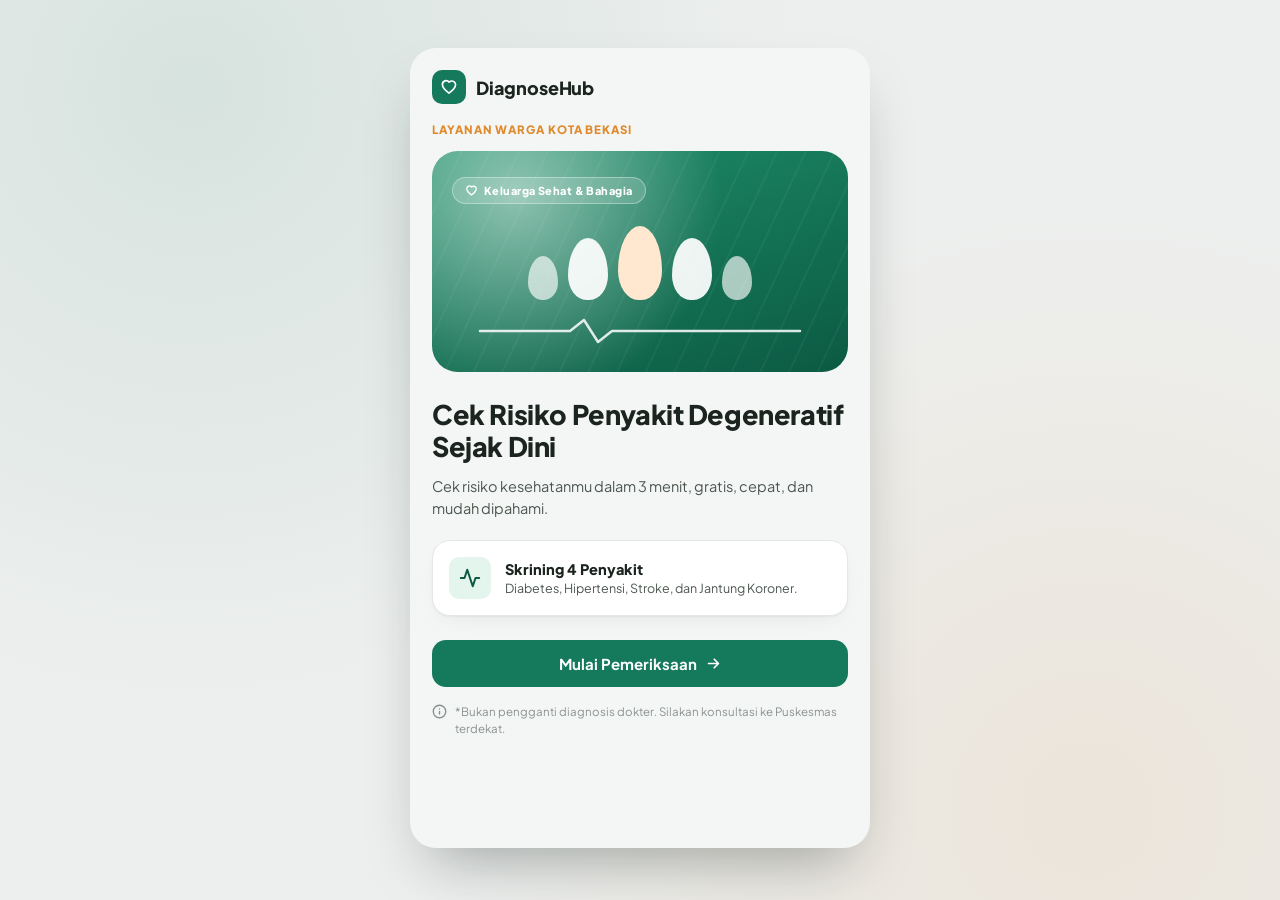
<file: website/files/index.html>
<!DOCTYPE html>
<html lang="id">
<head>
<meta charset="UTF-8">
<meta name="viewport" content="width=device-width, initial-scale=1.0">
<title>DiagnoseHub — Cek Risiko Penyakit Degeneratif</title>
<link rel="preconnect" href="https://fonts.googleapis.com">
<link rel="preconnect" href="https://fonts.gstatic.com" crossorigin>
<link href="https://fonts.googleapis.com/css2?family=Plus+Jakarta+Sans:wght@400;500;600;700;800&display=swap" rel="stylesheet">
<link rel="stylesheet" href="style.css">
</head>
<body>
<div class="app-shell">
  <main class="device">

    <header class="landing-header">
      <div class="brand-mark" aria-hidden="true">
        <svg width="18" height="18" viewBox="0 0 24 24" fill="none" stroke="currentColor" stroke-width="2.2" stroke-linecap="round" stroke-linejoin="round">
          <path d="M20.8 8.6c0 4.7-4.6 8.4-8.8 11.6-4.2-3.2-8.8-6.9-8.8-11.6a5 5 0 0 1 9-3 5 5 0 0 1 8.6 3Z"/>
        </svg>
      </div>
      <span class="brand-name">DiagnoseHub</span>
    </header>

    <p class="eyebrow">LAYANAN WARGA KOTA BEKASI</p>

    <section class="hero-panel" aria-hidden="true">
      <span class="hero-ribbon">
        <svg width="13" height="13" viewBox="0 0 24 24" fill="none" stroke="currentColor" stroke-width="2.4" stroke-linecap="round" stroke-linejoin="round"><path d="M20.8 8.6c0 4.7-4.6 8.4-8.8 11.6-4.2-3.2-8.8-6.9-8.8-11.6a5 5 0 0 1 9-3 5 5 0 0 1 8.6 3Z"/></svg>
        Keluarga Sehat &amp; Bahagia
      </span>
      <div class="hero-family">
        <span></span><span></span><span></span><span></span><span></span>
      </div>
      <div class="hero-pulse">
        <svg width="100%" height="30" viewBox="0 0 320 30" fill="none" xmlns="http://www.w3.org/2000/svg">
          <path d="M0 15 H90 L104 4 L118 26 L132 15 H320" stroke="currentColor" stroke-width="2.5" stroke-linecap="round" stroke-linejoin="round"/>
        </svg>
      </div>
    </section>

    <h1 class="landing-heading">Cek Risiko Penyakit Degeneratif Sejak Dini</h1>
    <p class="landing-sub">Cek risiko kesehatanmu dalam 3 menit, gratis, cepat, dan mudah dipahami.</p>

    <div class="feature-card">
      <span class="feature-icon" aria-hidden="true">
        <svg width="22" height="22" viewBox="0 0 24 24" fill="none" stroke="currentColor" stroke-width="2.2" stroke-linecap="round" stroke-linejoin="round">
          <path d="M22 12h-4l-3 9L9 3l-3 9H2"/>
        </svg>
      </span>
      <div>
        <p class="feature-title">Skrining 4 Penyakit</p>
        <p class="feature-desc">Diabetes, Hipertensi, Stroke, dan Jantung Koroner.</p>
      </div>
    </div>

    <div class="landing-cta">
      <a href="step1.html" class="btn btn-primary btn-full">
        Mulai Pemeriksaan
        <svg width="17" height="17" viewBox="0 0 24 24" fill="none" stroke="currentColor" stroke-width="2.4" stroke-linecap="round" stroke-linejoin="round"><path d="M5 12h14M13 6l6 6-6 6"/></svg>
      </a>
    </div>

    <p class="landing-footnote">
      <svg width="15" height="15" viewBox="0 0 24 24" fill="none" stroke="currentColor" stroke-width="2.2" stroke-linecap="round" stroke-linejoin="round"><circle cx="12" cy="12" r="10"/><path d="M12 16v-4M12 8h.01"/></svg>
      *Bukan pengganti diagnosis dokter. Silakan konsultasi ke Puskesmas terdekat.
    </p>

  </main>
</div>
<script src="script.js"></script>
</body>
</html>
</file>
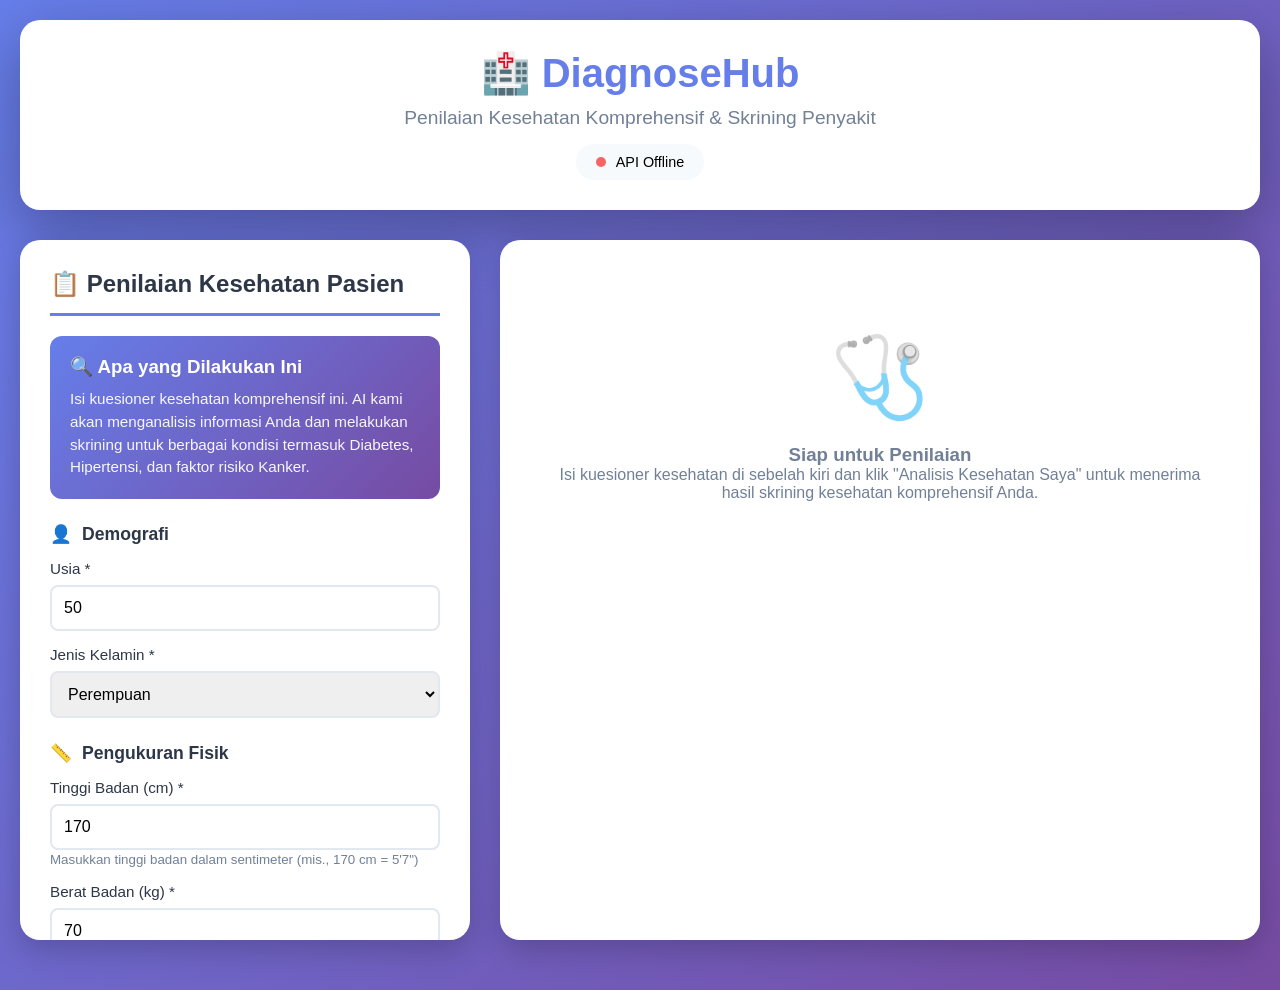
<file: website/proto.html>
<!DOCTYPE html>
<html lang="en">

<head>
    <meta charset="UTF-8">
    <meta name="viewport" content="width=device-width, initial-scale=1.0">
    <title>DiagnoseHub - Diagnosis Penyakit</title>
    <style>
        * {
            margin: 0;
            padding: 0;
            box-sizing: border-box;
        }

        :root {
            --primary: #667eea;
            --primary-dark: #5568d3;
            --secondary: #764ba2;
            --success: #48bb78;
            --warning: #ed8936;
            --danger: #f56565;
            --info: #4299e1;
            --light: #f7fafc;
            --dark: #2d3748;
            --gray: #718096;
        }

        body {
            font-family: 'Segoe UI', Tahoma, Geneva, Verdana, sans-serif;
            background: linear-gradient(135deg, #667eea 0%, #764ba2 100%);
            min-height: 100vh;
            padding: 20px;
        }

        .container {
            max-width: 1400px;
            margin: 0 auto;
        }

        .header {
            background: white;
            padding: 30px;
            border-radius: 20px;
            box-shadow: 0 20px 60px rgba(0, 0, 0, 0.3);
            margin-bottom: 30px;
            text-align: center;
        }

        .header h1 {
            color: var(--primary);
            font-size: 2.5em;
            margin-bottom: 10px;
        }

        .header .subtitle {
            color: var(--gray);
            font-size: 1.2em;
        }

        .api-status {
            display: inline-flex;
            align-items: center;
            gap: 10px;
            margin-top: 15px;
            padding: 10px 20px;
            background: var(--light);
            border-radius: 25px;
            font-size: 0.9em;
        }

        .status-dot {
            width: 10px;
            height: 10px;
            border-radius: 50%;
            animation: pulse 2s infinite;
        }

        .status-dot.online {
            background: var(--success);
        }

        .status-dot.offline {
            background: var(--danger);
        }

        @keyframes pulse {

            0%,
            100% {
                opacity: 1;
            }

            50% {
                opacity: 0.5;
            }
        }

        .main-content {
            display: grid;
            grid-template-columns: 450px 1fr;
            gap: 30px;
            margin-bottom: 30px;
        }

        .input-panel {
            background: white;
            border-radius: 20px;
            padding: 30px;
            box-shadow: 0 10px 30px rgba(0, 0, 0, 0.2);
            max-height: calc(100vh - 200px);
            overflow-y: auto;
        }

        .panel-title {
            font-size: 1.5em;
            color: var(--dark);
            margin-bottom: 20px;
            padding-bottom: 15px;
            border-bottom: 3px solid var(--primary);
        }

        .info-box {
            background: linear-gradient(135deg, #667eea 0%, #764ba2 100%);
            color: white;
            padding: 20px;
            border-radius: 12px;
            margin-bottom: 25px;
        }

        .info-box h3 {
            margin-bottom: 10px;
        }

        .info-box p {
            font-size: 0.95em;
            opacity: 0.95;
            line-height: 1.5;
        }

        .form-section {
            margin-bottom: 25px;
        }

        .form-section h3 {
            color: var(--dark);
            font-size: 1.1em;
            margin-bottom: 15px;
            display: flex;
            align-items: center;
            gap: 10px;
        }

        .form-group {
            margin-bottom: 15px;
        }

        .form-group label {
            display: block;
            margin-bottom: 8px;
            color: var(--dark);
            font-weight: 500;
            font-size: 0.95em;
        }

        .form-group input,
        .form-group select {
            width: 100%;
            padding: 12px;
            border: 2px solid #e2e8f0;
            border-radius: 8px;
            font-size: 1em;
            transition: border-color 0.3s;
        }

        .form-group input:focus,
        .form-group select:focus {
            outline: none;
            border-color: var(--primary);
        }

        .range-value {
            display: inline-block;
            margin-left: 10px;
            font-weight: bold;
            color: var(--primary);
        }

        .checkbox-group {
            display: flex;
            align-items: center;
            gap: 10px;
        }

        .checkbox-group input[type="checkbox"] {
            width: 20px;
            height: 20px;
            cursor: pointer;
        }

        .btn {
            padding: 15px 30px;
            border: none;
            border-radius: 10px;
            font-size: 1.1em;
            font-weight: bold;
            cursor: pointer;
            transition: all 0.3s;
            width: 100%;
            display: flex;
            align-items: center;
            justify-content: center;
            gap: 10px;
        }

        .btn-primary {
            background: linear-gradient(135deg, var(--primary) 0%, var(--secondary) 100%);
            color: white;
        }

        .btn-primary:hover {
            transform: translateY(-2px);
            box-shadow: 0 10px 20px rgba(102, 126, 234, 0.4);
        }

        .btn-primary:disabled {
            opacity: 0.6;
            cursor: not-allowed;
            transform: none;
        }

        .btn-secondary {
            background: var(--light);
            color: var(--dark);
            margin-top: 10px;
        }

        .btn-secondary:hover {
            background: #e2e8f0;
        }

        .results-panel {
            background: white;
            border-radius: 20px;
            padding: 30px;
            box-shadow: 0 10px 30px rgba(0, 0, 0, 0.2);
            max-height: calc(100vh - 200px);
            overflow-y: auto;
        }

        .empty-state {
            text-align: center;
            padding: 60px 20px;
            color: var(--gray);
        }

        .empty-state-icon {
            font-size: 5em;
            margin-bottom: 20px;
            opacity: 0.5;
        }

        .loading {
            text-align: center;
            padding: 60px 20px;
        }

        .spinner {
            width: 60px;
            height: 60px;
            border: 5px solid #e2e8f0;
            border-top-color: var(--primary);
            border-radius: 50%;
            animation: spin 1s linear infinite;
            margin: 0 auto 20px;
        }

        @keyframes spin {
            to {
                transform: rotate(360deg);
            }
        }

        .health-summary {
            background: linear-gradient(135deg, var(--success) 0%, #38a169 100%);
            color: white;
            padding: 25px;
            border-radius: 15px;
            margin-bottom: 25px;
            text-align: center;
        }

        .health-summary.at-risk {
            background: linear-gradient(135deg, var(--warning) 0%, #dd6b20 100%);
        }

        .health-summary.high-risk {
            background: linear-gradient(135deg, var(--danger) 0%, #c53030 100%);
        }

        .health-summary h2 {
            font-size: 2em;
            margin-bottom: 10px;
        }

        .health-summary p {
            font-size: 1.1em;
            opacity: 0.95;
        }

        .disease-results {
            margin-bottom: 30px;
        }

        .disease-card {
            background: white;
            border-radius: 12px;
            padding: 20px;
            margin-bottom: 15px;
            border-left: 5px solid;
            box-shadow: 0 2px 8px rgba(0, 0, 0, 0.1);
        }

        .disease-card.positive {
            border-left-color: var(--danger);
            background: #fff5f5;
        }

        .disease-card.warning {
            border-left-color: var(--warning);
            background: #fffaf0;
        }

        .disease-card.negative {
            border-left-color: var(--success);
            background: #f0fff4;
        }

        .disease-header {
            display: flex;
            justify-content: space-between;
            align-items: center;
            margin-bottom: 15px;
        }

        .disease-name {
            display: flex;
            align-items: center;
            gap: 10px;
            font-size: 1.3em;
            font-weight: bold;
            color: var(--dark);
        }

        .disease-icon {
            font-size: 1.5em;
        }

        .disease-status {
            padding: 8px 20px;
            border-radius: 20px;
            font-weight: bold;
            font-size: 0.95em;
        }

        .status-positive {
            background: var(--danger);
            color: white;
        }

        .status-warning {
            background: var(--warning);
            color: white;
        }

        .status-negative {
            background: var(--success);
            color: white;
        }

        .disease-probability {
            margin-bottom: 15px;
        }

        .probability-bar {
            background: #e2e8f0;
            height: 30px;
            border-radius: 15px;
            overflow: hidden;
            position: relative;
        }

        .probability-fill {
            height: 100%;
            transition: width 0.5s ease;
            display: flex;
            align-items: center;
            justify-content: center;
            color: white;
            font-weight: bold;
        }

        .probability-fill.high {
            background: linear-gradient(90deg, var(--danger) 0%, #c53030 100%);
        }

        .probability-fill.medium {
            background: linear-gradient(90deg, var(--warning) 0%, #dd6b20 100%);
        }

        .probability-fill.low {
            background: linear-gradient(90deg, var(--success) 0%, #38a169 100%);
        }

        .probability-details {
            display: grid;
            grid-template-columns: repeat(auto-fit, minmax(100px, 1fr));
            gap: 10px;
            margin-top: 10px;
        }

        .prob-item {
            background: white;
            padding: 10px;
            border-radius: 8px;
            text-align: center;
            border: 1px solid #e2e8f0;
        }

        .prob-label {
            font-size: 0.85em;
            color: var(--gray);
            margin-bottom: 5px;
        }

        .prob-value {
            font-size: 1.3em;
            font-weight: bold;
            color: var(--dark);
        }

        .recommendations-section {
            margin-top: 20px;
        }

        .rec-category {
            background: var(--light);
            border-radius: 10px;
            padding: 15px;
            margin-bottom: 15px;
        }

        .rec-category h4 {
            color: var(--dark);
            margin-bottom: 10px;
            display: flex;
            align-items: center;
            gap: 8px;
        }

        .rec-list {
            list-style: none;
        }

        .rec-item {
            padding: 10px;
            background: white;
            border-radius: 6px;
            margin-bottom: 8px;
            display: flex;
            align-items: flex-start;
            gap: 10px;
            font-size: 0.95em;
        }

        .rec-icon {
            font-size: 1.1em;
            flex-shrink: 0;
        }

        .expand-btn {
            background: var(--primary);
            color: white;
            border: none;
            padding: 8px 16px;
            border-radius: 6px;
            cursor: pointer;
            font-size: 0.9em;
            margin-top: 10px;
            transition: all 0.3s;
        }

        .expand-btn:hover {
            background: var(--primary-dark);
        }

        .expandable-content {
            max-height: 0;
            overflow: hidden;
            transition: max-height 0.3s ease;
        }

        .expandable-content.expanded {
            max-height: 3000px;
        }

        .alert {
            padding: 15px 20px;
            border-radius: 10px;
            margin-bottom: 15px;
            display: flex;
            align-items: center;
            gap: 15px;
        }

        .alert-icon {
            font-size: 1.5em;
        }

        .alert-danger {
            background: #fff5f5;
            border-left: 4px solid var(--danger);
            color: #c53030;
        }

        .alert-warning {
            background: #fffaf0;
            border-left: 4px solid var(--warning);
            color: #c05621;
        }

        .alert-info {
            background: #ebf8ff;
            border-left: 4px solid var(--info);
            color: #2c5282;
        }

        .alert-success {
            background: #f0fff4;
            border-left: 4px solid var(--success);
            color: #2f855a;
        }

        @media (max-width: 1024px) {
            .main-content {
                grid-template-columns: 1fr;
            }

            .input-panel,
            .results-panel {
                max-height: none;
            }
        }

        ::-webkit-scrollbar {
            width: 10px;
        }

        ::-webkit-scrollbar-track {
            background: #f1f1f1;
            border-radius: 10px;
        }

        ::-webkit-scrollbar-thumb {
            background: var(--primary);
            border-radius: 10px;
        }

        ::-webkit-scrollbar-thumb:hover {
            background: var(--primary-dark);
        }
    </style>
</head>

<body>
    <div class="container">
        <div class="header">
            <h1>🏥 DiagnoseHub</h1>
            <p class="subtitle">Penilaian Kesehatan Komprehensif & Skrining Penyakit</p>
            <div class="api-status">
                <div class="status-dot online" id="statusDot"></div>
                <span id="statusText">Memeriksa API...</span>
            </div>
        </div>

        <div class="main-content">
            <!-- Left Panel - Patient Information Form -->
            <div class="input-panel">
                <h2 class="panel-title">📋 Penilaian Kesehatan Pasien</h2>

                <div class="info-box">
                    <h3>🔍 Apa yang Dilakukan Ini</h3>
                    <p>Isi kuesioner kesehatan komprehensif ini. AI kami akan menganalisis informasi Anda dan melakukan
                        skrining
                        untuk berbagai kondisi termasuk Diabetes, Hipertensi, dan faktor risiko Kanker.</p>
                </div>

                <form id="healthForm">
                    <!-- Demographics -->
                    <div class="form-section">
                        <h3><span>👤</span> Demografi</h3>
                        <div class="form-group">
                            <label for="Age">Usia *</label>
                            <input type="number" id="Age" name="Age" min="1" max="120" value="50" required>
                        </div>
                        <div class="form-group">
                            <label for="Sex">Jenis Kelamin *</label>
                            <select id="Sex" name="Sex" required>
                                <option value="0">Perempuan</option>
                                <option value="1">Laki-laki</option>
                            </select>
                        </div>
                    </div>

                    <!-- Physical Measurements -->
                    <div class="form-section">
                        <h3><span>📏</span> Pengukuran Fisik</h3>
                        <div class="form-group">
                            <label for="Height">Tinggi Badan (cm) *</label>
                            <input type="number" id="Height" name="Height" min="100" max="250" step="0.1" value="170"
                                required>
                            <small style="color: var(--gray);">Masukkan tinggi badan dalam sentimeter (mis., 170 cm =
                                5'7")</small>
                        </div>
                        <div class="form-group">
                            <label for="Weight">Berat Badan (kg) *</label>
                            <input type="number" id="Weight" name="Weight" min="30" max="300" step="0.1" value="70"
                                required>
                            <small style="color: var(--gray);">Masukkan berat badan dalam kilogram (mis., 70 kg = 154
                                lbs)</small>
                        </div>
                        <div class="form-group">
                            <label>Indeks Massa Tubuh (IMT)</label>
                            <div
                                style="background: var(--light); padding: 15px; border-radius: 8px; border: 2px solid #e2e8f0;">
                                <div style="display: flex; justify-content: space-between; align-items: center;">
                                    <span style="font-size: 0.9em; color: var(--gray);">IMT Terhitung:</span>
                                    <span id="calculatedBMI"
                                        style="font-size: 1.5em; font-weight: bold; color: var(--primary);">24.2</span>
                                </div>
                                <div id="bmiCategory"
                                    style="margin-top: 8px; font-size: 0.85em; padding: 5px 10px; border-radius: 5px; text-align: center; background: var(--success); color: white;">
                                    Berat Badan Normal
                                </div>
                            </div>
                            <input type="hidden" id="BMI" name="BMI" value="24.2">
                        </div>
                    </div>

                    <!-- Medical History -->
                    <div class="form-section">
                        <h3><span>🏥</span> Riwayat Medis</h3>
                        <div class="form-group">
                            <div class="checkbox-group">
                                <input type="checkbox" id="HighBP" name="HighBP">
                                <label for="HighBP">Tekanan Darah Tinggi</label>
                            </div>
                        </div>
                        <div class="form-group">
                            <div class="checkbox-group">
                                <input type="checkbox" id="HighChol" name="HighChol">
                                <label for="HighChol">Kolesterol Tinggi</label>
                            </div>
                        </div>
                        <div class="form-group">
                            <div class="checkbox-group">
                                <input type="checkbox" id="Stroke" name="Stroke">
                                <label for="Stroke">Riwayat Stroke</label>
                            </div>
                        </div>
                        <div class="form-group">
                            <div class="checkbox-group">
                                <input type="checkbox" id="HeartDiseaseorAttack" name="HeartDiseaseorAttack">
                                <label for="HeartDiseaseorAttack">Penyakit Jantung atau Serangan Jantung</label>
                            </div>
                        </div>
                        <div class="form-group">
                            <div class="checkbox-group">
                                <input type="checkbox" id="FamilyHistoryCancer" name="FamilyHistoryCancer">
                                <label for="FamilyHistoryCancer">Riwayat Kanker Keluarga</label>
                            </div>
                        </div>
                    </div>

                    <!-- Lifestyle Factors -->
                    <div class="form-section">
                        <h3><span>🏃</span> Gaya Hidup</h3>
                        <div class="form-group">
                            <div class="checkbox-group">
                                <input type="checkbox" id="Smoker" name="Smoker">
                                <label for="Smoker">Penggunaan Tembakau/Merokok</label>
                            </div>
                        </div>
                        <div class="form-group">
                            <div class="checkbox-group">
                                <input type="checkbox" id="AlcoholConsumption" name="AlcoholConsumption">
                                <label for="AlcoholConsumption">Konsumsi Alkohol Reguler</label>
                            </div>
                        </div>
                        <div class="form-group">
                            <div class="checkbox-group">
                                <input type="checkbox" id="PhysActivity" name="PhysActivity">
                                <label for="PhysActivity">Aktivitas Fisik Reguler (30 hari terakhir)</label>
                            </div>
                        </div>
                        <div class="form-group">
                            <div class="checkbox-group">
                                <input type="checkbox" id="Fruits" name="Fruits">
                                <label for="Fruits">Konsumsi Buah Harian</label>
                            </div>
                        </div>
                        <div class="form-group">
                            <div class="checkbox-group">
                                <input type="checkbox" id="Veggies" name="Veggies">
                                <label for="Veggies">Konsumsi Sayuran Harian</label>
                            </div>
                        </div>
                    </div>

                    <!-- Health Status -->
                    <div class="form-section">
                        <h3><span>💊</span> Status Kesehatan Saat Ini</h3>
                        <div class="form-group">
                            <label for="GenHlth">Kesehatan Umum (Kiri=Sangat Baik, Kanan=Sangat Buruk)</label>
                            <div id="genHlthControl"
                                style="display:flex; gap:8px; align-items:center; justify-content:center; flex-wrap:wrap; margin-top:8px;">
                                <button type="button" class="genhlth-btn" data-value="1" title="Sangat Baik"
                                    style="font-size:1.4em; padding:8px; border-radius:8px; background:transparent; border:2px solid transparent;">😄</button>
                                <button type="button" class="genhlth-btn" data-value="2" title="Baik"
                                    style="font-size:1.4em; padding:8px; border-radius:8px; background:transparent; border:2px solid transparent;">🙂</button>
                                <button type="button" class="genhlth-btn" data-value="3" title="Cukup"
                                    style="font-size:1.4em; padding:8px; border-radius:8px; background:transparent; border:2px solid transparent;">😐</button>
                                <button type="button" class="genhlth-btn" data-value="4" title="Kurang"
                                    style="font-size:1.4em; padding:8px; border-radius:8px; background:transparent; border:2px solid transparent;">😟</button>
                                <button type="button" class="genhlth-btn" data-value="5" title="Buruk"
                                    style="font-size:1.4em; padding:8px; border-radius:8px; background:transparent; border:2px solid transparent;">😢</button>
                            </div>
                            <input type="hidden" id="GenHlth" name="GenHlth" value="3">
                        </div>
                        <div class="form-group">
                            <label for="MentHlth">Masalah Kesehatan Mental - Berapa hari dalam 30 hari terakhir Anda
                                merasa kesehatan mental Anda terganggu?</label>
                            <div style="display:flex; align-items:center; gap:8px;">
                                <button type="button" class="step-decrease" data-target="MentHlth"
                                    aria-label="Decrease MentHlth"
                                    style="padding:6px 10px; border-radius:6px;">-</button>
                                <input type="number" id="MentHlth" name="MentHlth" min="0" max="30" value="0"
                                    style="width:72px; text-align:center; padding:8px; border:2px solid #e2e8f0; border-radius:6px;">
                                <button type="button" class="step-increase" data-target="MentHlth"
                                    aria-label="Increase MentHlth"
                                    style="padding:6px 10px; border-radius:6px;">+</button>
                                <div style="display:flex; gap:8px; margin-left:10px;">
                                    <button type="button" class="preset-btn" data-target="MentHlth" data-value="0"
                                        style="padding:6px 10px; border-radius:6px;">0</button>
                                    <button type="button" class="preset-btn" data-target="MentHlth" data-value="7"
                                        style="padding:6px 10px; border-radius:6px;">7</button>
                                    <button type="button" class="preset-btn" data-target="MentHlth" data-value="14"
                                        style="padding:6px 10px; border-radius:6px;">14</button>
                                    <button type="button" class="preset-btn" data-target="MentHlth" data-value="30"
                                        style="padding:6px 10px; border-radius:6px;">30</button>
                                </div>
                                <span class="range-value" id="MentHlthDisplay">0</span>
                            </div>
                        </div>

                        <div class="form-group">
                            <label for="PhysHlth">Masalah Kesehatan Fisik - Berapa hari dalam 30 hari terakhir Anda
                                merasa kesehatan fisik Anda terganggu?</label>
                            <div style="display:flex; align-items:center; gap:8px;">
                                <button type="button" class="step-decrease" data-target="PhysHlth"
                                    aria-label="Decrease PhysHlth"
                                    style="padding:6px 10px; border-radius:6px;">-</button>
                                <input type="number" id="PhysHlth" name="PhysHlth" min="0" max="30" value="0"
                                    style="width:72px; text-align:center; padding:8px; border:2px solid #e2e8f0; border-radius:6px;">
                                <button type="button" class="step-increase" data-target="PhysHlth"
                                    aria-label="Increase PhysHlth"
                                    style="padding:6px 10px; border-radius:6px;">+</button>
                                <div style="display:flex; gap:8px; margin-left:10px;">
                                    <button type="button" class="preset-btn" data-target="PhysHlth" data-value="0"
                                        style="padding:6px 10px; border-radius:6px;">0</button>
                                    <button type="button" class="preset-btn" data-target="PhysHlth" data-value="7"
                                        style="padding:6px 10px; border-radius:6px;">7</button>
                                    <button type="button" class="preset-btn" data-target="PhysHlth" data-value="14"
                                        style="padding:6px 10px; border-radius:6px;">14</button>
                                    <button type="button" class="preset-btn" data-target="PhysHlth" data-value="30"
                                        style="padding:6px 10px; border-radius:6px;">30</button>
                                </div>
                                <span class="range-value" id="PhysHlthDisplay">0</span>
                            </div>
                        </div>
                        <div class="form-group">
                            <div class="checkbox-group">
                                <input type="checkbox" id="DiffWalk" name="DiffWalk">
                                <label for="DiffWalk">Kesulitan Berjalan atau Naik Tangga</label>
                            </div>
                        </div>
                    </div>

                    <!-- Symptoms (for cancer screening) -->
                    <div class="form-section">
                        <h3><span>⚕️</span> Gejala (jika ada)</h3>
                        <div class="form-group">
                            <div class="checkbox-group">
                                <input type="checkbox" id="OralLesions" name="OralLesions">
                                <label for="OralLesions">Luka mulut atau bercak putih/merah</label>
                            </div>
                        </div>
                        <div class="form-group">
                            <div class="checkbox-group">
                                <input type="checkbox" id="UnexplainedBleeding" name="UnexplainedBleeding">
                                <label for="UnexplainedBleeding">Pendarahan yang tidak dapat dijelaskan</label>
                            </div>
                        </div>
                        <div class="form-group">
                            <div class="checkbox-group">
                                <input type="checkbox" id="DifficultySwallowing" name="DifficultySwallowing">
                                <label for="DifficultySwallowing">Kesulitan menelan</label>
                            </div>
                        </div>
                    </div>

                    <!-- Action Buttons -->
                    <button type="submit" class="btn btn-primary">
                        <span>🔬</span>
                        <span>Analisis Kesehatan Saya</span>
                    </button>
                    <button type="button" class="btn btn-secondary" id="resetBtn">
                        <span>🔄</span>
                        <span>Setel Ulang Formulir</span>
                    </button>
                </form>
            </div>

            <!-- Right Panel - Results -->
            <div class="results-panel">
                <div id="resultsContent">
                    <div class="empty-state">
                        <div class="empty-state-icon">🩺</div>
                        <h3>Siap untuk Penilaian</h3>
                        <p>Isi kuesioner kesehatan di sebelah kiri dan klik "Analisis Kesehatan Saya" untuk menerima
                            hasil
                            skrining kesehatan komprehensif Anda.</p>
                    </div>
                </div>
            </div>
        </div>
    </div>

    <script>
        const API_BASE_URL = 'http://localhost:5000';

        // Initialize
        document.addEventListener('DOMContentLoaded', () => {
            checkAPIStatus();
            setupEventListeners();
        });

        // Check API Status
        async function checkAPIStatus() {
            try {
                const response = await fetch(`${API_BASE_URL}/health`);
                const data = await response.json();

                document.getElementById('statusDot').className = 'status-dot online';
                document.getElementById('statusText').textContent = `API Online - ${data.models_loaded} model siap`;
            } catch (error) {
                document.getElementById('statusDot').className = 'status-dot offline';
                document.getElementById('statusText').textContent = 'API Offline';
                console.error('Kesalahan API:', error);
            }
        }

        // Setup Event Listeners
        function setupEventListeners() {
            // Form submission
            document.getElementById('healthForm').addEventListener('submit', handleFormSubmit);

            // Reset button
            document.getElementById('resetBtn').addEventListener('click', resetForm);

            // Range input listeners
            document.querySelectorAll('input[type="range"]').forEach(input => {
                input.addEventListener('input', (e) => {
                    const valueSpan = e.target.nextElementSibling;
                    if (valueSpan && valueSpan.classList.contains('range-value')) {
                        valueSpan.textContent = e.target.value;
                    }
                });
            });

            // BMI calculation listeners
            const heightInput = document.getElementById('Height');
            const weightInput = document.getElementById('Weight');

            if (heightInput && weightInput) {
                heightInput.addEventListener('input', calculateBMI);
                weightInput.addEventListener('input', calculateBMI);

                // Calculate initial BMI
                calculateBMI();
            }

            // Initialize steppers and presets for Mental/Physical Health
            const stepIds = ['MentHlth', 'PhysHlth'];
            stepIds.forEach(id => {
                const input = document.getElementById(id);
                const display = document.getElementById(id + 'Display');
                if (!input || !display) return;

                // Clamp and reflect value to display
                const sync = (val) => {
                    let v = parseInt(val) || 0;
                    if (v < 0) v = 0;
                    if (v > 30) v = 30;
                    input.value = v;
                    display.textContent = v;
                };

                input.addEventListener('input', (e) => sync(e.target.value));

                // +/- buttons
                document.querySelectorAll('.step-decrease').forEach(btn => {
                    if (btn.dataset.target !== id) return;
                    btn.addEventListener('click', () => { sync(parseInt(input.value || 0) - 1); });
                });
                document.querySelectorAll('.step-increase').forEach(btn => {
                    if (btn.dataset.target !== id) return;
                    btn.addEventListener('click', () => { sync(parseInt(input.value || 0) + 1); });
                });

                // Preset buttons
                document.querySelectorAll('.preset-btn').forEach(p => {
                    if (p.dataset.target !== id) return;
                    p.addEventListener('click', () => { sync(p.dataset.value); });
                });

                // Initialize display
                sync(input.value);
            });
            // Initialize GenHlth emoji selector
            const genButtons = document.querySelectorAll('.genhlth-btn');
            const genHidden = document.getElementById('GenHlth');
            function updateGenButtons(selectedVal) {
                genButtons.forEach(btn => {
                    if (btn.dataset.value === String(selectedVal)) {
                        btn.style.borderColor = 'var(--primary)';
                        btn.style.background = 'rgba(102,126,234,0.08)';
                        btn.setAttribute('aria-pressed', 'true');
                    } else {
                        btn.style.borderColor = 'transparent';
                        btn.style.background = 'transparent';
                        btn.setAttribute('aria-pressed', 'false');
                    }
                });
            }

            genButtons.forEach(btn => {
                btn.addEventListener('click', () => {
                    const v = btn.dataset.value || '3';
                    if (genHidden) genHidden.value = v;
                    updateGenButtons(v);
                });
            });

            // Set initial selected
            if (genHidden && genHidden.value) updateGenButtons(genHidden.value);
        }

        // Calculate BMI
        function calculateBMI() {
            const height = parseFloat(document.getElementById('Height').value);
            const weight = parseFloat(document.getElementById('Weight').value);

            if (height > 0 && weight > 0) {
                // BMI = weight (kg) / height (m)²
                const heightInMeters = height / 100;
                const bmi = weight / (heightInMeters * heightInMeters);

                // Update display
                document.getElementById('calculatedBMI').textContent = bmi.toFixed(1);
                document.getElementById('BMI').value = bmi.toFixed(1);

                // Update category
                updateBMICategory(bmi);
            }
        }

        // Update BMI Category Display
        function updateBMICategory(bmi) {
            const categoryDiv = document.getElementById('bmiCategory');

            let category = '';
            let color = '';

            if (bmi < 18.5) {
                category = 'Kurus';
                color = 'var(--info)';
            } else if (bmi < 25) {
                category = 'Berat Badan Normal';
                color = 'var(--success)';
            } else if (bmi < 30) {
                category = 'Kelebihan Berat Badan';
                color = 'var(--warning)';
            } else if (bmi < 35) {
                category = 'Obesitas (Kelas I)';
                color = 'var(--danger)';
            } else if (bmi < 40) {
                category = 'Obesitas (Kelas II)';
                color = 'var(--danger)';
            } else {
                category = 'Obesitas (Kelas III)';
                color = 'var(--danger)';
            }

            categoryDiv.textContent = category;
            categoryDiv.style.background = color;
        }

        // Handle Form Submission
        async function handleFormSubmit(e) {
            e.preventDefault();

            const formData = collectFormData();
            const resultsContainer = document.getElementById('resultsContent');

            // Show loading
            resultsContainer.innerHTML = `
                <div class="loading">
                    <div class="spinner"></div>
                    <h3>Menganalisis data kesehatan Anda...</h3>
                    <p>Skrining berbagai kondisi menggunakan model AI</p>
                </div>
            `;

            try {
                // Predict all diseases
                const predictions = await Promise.all([
                    predictDisease('diabetes', formData),
                    predictDisease('hypertension', formData),
                    predictDisease('oral_cancer', formData)
                ]);

                displayComprehensiveResults(predictions, formData);
            } catch (error) {
                displayError('Gagal menyelesaikan penilaian kesehatan: ' + error.message);
            }
        }

        // Collect Form Data
        function collectFormData() {
            const form = document.getElementById('healthForm');
            const formData = new FormData(form);
            const data = {};

            // Get all form values
            for (let [key, value] of formData.entries()) {
                const input = document.getElementById(key);
                if (input.type === 'checkbox') {
                    data[key] = input.checked ? 1 : 0;
                } else if (input.type === 'number' || input.type === 'range') {
                    data[key] = parseFloat(value);
                } else {
                    data[key] = value;
                }
            }

            // Add any unchecked checkboxes as 0
            document.querySelectorAll('input[type="checkbox"]').forEach(checkbox => {
                if (!(checkbox.name in data)) {
                    data[checkbox.name] = 0;
                }
            });

            return data;
        }

        // Predict Single Disease
        async function predictDisease(disease, baseData) {
            // Map form data to disease-specific fields
            let diseaseData = {};

            if (disease === 'diabetes') {
                diseaseData = {
                    Age: baseData.Age || 50,
                    Sex: parseInt(baseData.Sex) || 0,
                    BMI: parseFloat(baseData.BMI) || 25,
                    HighBP: baseData.HighBP || 0,
                    HighChol: baseData.HighChol || 0,
                    CholCheck: 1, // Assume checked
                    Smoker: baseData.Smoker || 0,
                    Stroke: baseData.Stroke || 0,
                    HeartDiseaseorAttack: baseData.HeartDiseaseorAttack || 0,
                    PhysActivity: baseData.PhysActivity || 0,
                    Fruits: baseData.Fruits || 0,
                    Veggies: baseData.Veggies || 0,
                    HvyAlcoholConsump: baseData.AlcoholConsumption || 0,
                    AnyHealthcare: 1,
                    NoDocbcCost: 0,
                    GenHlth: baseData.GenHlth || 3,
                    MentHlth: baseData.MentHlth || 0,
                    PhysHlth: baseData.PhysHlth || 0,
                    DiffWalk: baseData.DiffWalk || 0,
                    Education: 4,
                    Income: 5
                };
            } else if (disease === 'hypertension') {
                diseaseData = {
                    age: baseData.Age || 50,
                    sex: parseInt(baseData.Sex) || 0,
                    cp: baseData.HeartDiseaseorAttack ? 2 : 0,
                    trestbps: baseData.HighBP ? 140 : 120,
                    chol: baseData.HighChol ? 240 : 200,
                    fbs: 0,
                    restecg: 0,
                    thalach: 150,
                    exang: 0,
                    oldpeak: 0,
                    slope: 1,
                    ca: 0,
                    thal: 2
                };
            } else if (disease === 'oral_cancer') {
                diseaseData = {
                    Country: 0,
                    Age: baseData.Age || 50,
                    Gender: parseInt(baseData.Sex) || 0,
                    'Tobacco Use': baseData.Smoker || 0,
                    'Alcohol Consumption': baseData.AlcoholConsumption || 0,
                    'HPV Infection': 0,
                    'Betel Quid Use': 0,
                    'Chronic Sun Exposure': 0,
                    'Poor Oral Hygiene': 0,
                    'Diet (Fruits & Vegetables Intake)': (baseData.Fruits && baseData.Veggies) ? 1 : 0,
                    'Family History of Cancer': baseData.FamilyHistoryCancer || 0,
                    'Compromised Immune System': 0,
                    'Oral Lesions': baseData.OralLesions || 0,
                    'Unexplained Bleeding': baseData.UnexplainedBleeding || 0,
                    'Difficulty Swallowing': baseData.DifficultySwallowing || 0,
                    'White or Red Patches in Mouth': baseData.OralLesions || 0,
                    'Tumor Size (cm)': 0,
                    'Cancer Stage': 0,
                    'Treatment Type': 0,
                    'Survival Rate (5-Year, %)': 0,
                    'Cost of Treatment (USD)': 0,
                    'Economic Burden (Lost Workdays per Year)': 0,
                    'Early Diagnosis': 0
                };
            }

            try {
                const response = await fetch(`${API_BASE_URL}/predict/${disease}`, {
                    method: 'POST',
                    headers: {
                        'Content-Type': 'application/json'
                    },
                    body: JSON.stringify(diseaseData)
                });

                const result = await response.json();
                return {
                    disease: disease,
                    ...result
                };
            } catch (error) {
                return {
                    disease: disease,
                    success: false,
                    error: error.message
                };
            }
        }

        // Display Comprehensive Results
        function displayComprehensiveResults(predictions, formData) {
            const resultsContainer = document.getElementById('resultsContent');

            // Separate positive/at-risk from low-risk
            let highPriorityResults = [];
            let lowPriorityResults = [];

            predictions.forEach(pred => {
                if (pred.success) {
                    const isPositive = checkIfPositive(pred);
                    const confidence = pred.confidence || 0;

                    if (isPositive && confidence > 0.4) {
                        highPriorityResults.push(pred);
                    } else {
                        lowPriorityResults.push(pred);
                    }
                }
            });

            // Sort high priority by confidence (highest first)
            highPriorityResults.sort((a, b) => (b.confidence || 0) - (a.confidence || 0));

            let html = '';

            // Health Summary
            if (highPriorityResults.length === 0) {
                html += `
                    <div class="health-summary">
                        <h2>✅ Status Kesehatan Sangat Baik</h2>
                        <p>Berdasarkan penilaian komprehensif Anda, tidak ada masalah kesehatan yang signifikan terdeteksi di semua skrining.</p>
                        <p style="margin-top: 10px; font-size: 0.95em;">Terus pertahankan gaya hidup sehat Anda dan jadwalkan pemeriksaan rutin.</p>
                    </div>
                    
                    <div class="alert alert-success">
                        <div class="alert-icon">💚</div>
                        <div>
                            <strong>Berita Bagus!</strong><br>
                            Hasil skrining Anda menunjukkan risiko rendah untuk diabetes, hipertensi, dan kanker. Semua indikator kesehatan vital berada dalam kisaran sehat.
                        </div>
                    </div>
                    
                    <div class="rec-category" style="background: var(--light); padding: 20px; border-radius: 12px; margin-top: 20px;">
                        <h4 style="font-size: 1.2em; margin-bottom: 15px;">
                            <span>💡</span> Pertahankan Kesehatan Anda
                        </h4>
                        <ul class="rec-list">
                            <li class="rec-item">
                                <div class="rec-icon">✓</div>
                                <div class="rec-text">Schedule annual physical examinations with your primary care physician</div>
                            </li>
                            <li class="rec-item">
                                <div class="rec-icon">✓</div>
                                <div class="rec-text">Continue eating a balanced diet with plenty of fruits, vegetables, and whole grains</div>
                            </li>
                            <li class="rec-item">
                                <div class="rec-icon">✓</div>
                                <div class="rec-text">Maintain regular exercise routine - at least 150 minutes of moderate activity per week</div>
                            </li>
                            <li class="rec-item">
                                <div class="rec-icon">✓</div>
                                <div class="rec-text">Prioritize 7-9 hours of quality sleep each night</div>
                            </li>
                            <li class="rec-item">
                                <div class="rec-icon">✓</div>
                                <div class="rec-text">Practice stress management through meditation, yoga, or hobbies</div>
                            </li>
                            <li class="rec-item">
                                <div class="rec-icon">✓</div>
                                <div class="rec-text">Stay hydrated with at least 8 glasses of water daily</div>
                            </li>
                            <li class="rec-item">
                                <div class="rec-icon">✓</div>
                                <div class="rec-text">Avoid tobacco products and limit alcohol consumption</div>
                            </li>
                            <li class="rec-item">
                                <div class="rec-icon">✓</div>
                                <div class="rec-text">Keep up with age-appropriate cancer screenings (mammogram, colonoscopy, etc.)</div>
                            </li>
                        </ul>
                    </div>
                `;
            } else {
                // Show priority condition(s)
                const primaryCondition = highPriorityResults[0];
                const conditionCount = highPriorityResults.length;

                html += `
                    <div class="health-summary high-risk">
                        <h2>⚠️ Masalah Kesehatan Terdeteksi</h2>
                        <p>${conditionCount === 1 ? 'Satu kondisi memerlukan' : `${conditionCount} kondisi memerlukan`} perhatian Anda berdasarkan hasil skrining.</p>
                        <p style="margin-top: 10px; font-size: 0.95em;">Harap tinjau temuan di bawah ini dan ikuti tindakan yang direkomendasikan segera.</p>
                    </div>
                `;

                // Display each high-priority result prominently
                highPriorityResults.forEach((pred, index) => {
                    html += generateDetailedDiseaseCard(pred, index === 0); // First one is most prominent
                });
            }

            // Show low-risk results minimized at bottom
            if (lowPriorityResults.length > 0) {
                html += `
                    <div style="margin-top: 40px; padding-top: 30px; border-top: 2px solid #e2e8f0;">
                        <h4 style="color: var(--gray); font-size: 1.1em; margin-bottom: 15px;">
                            ✓ Skrining Lainnya - Risiko Rendah
                        </h4>
                        <div style="display: grid; grid-template-columns: repeat(auto-fit, minmax(250px, 1fr)); gap: 15px;">
                `;

                lowPriorityResults.forEach(pred => {
                    html += generateMinimalDiseaseCard(pred);
                });

                html += `
                        </div>
                        <p style="color: var(--gray); font-size: 0.9em; margin-top: 15px; text-align: center;">
                            Kondisi ini menunjukkan probabilitas rendah berdasarkan profil kesehatan saat ini Anda. Terus pertahankan kebiasaan sehat untuk mempertahankan risiko rendah.
                        </p>
                    </div>
                `;
            }

            // Disclaimer
            html += `
                <div class="alert alert-warning" style="margin-top: 30px;">
                    <div class="alert-icon">⚠️</div>
                    <div>
                        <strong>Penolakan Tanggung Jawab Medis Penting:</strong><br>
                        Ini adalah alat skrining berbasis AI untuk tujuan pendidikan saja. Ini BUKAN diagnosis medis dan TIDAK boleh menggantikan evaluasi medis profesional. 
                        Selalu konsultasikan dengan penyedia layanan kesehatan yang berkualitas untuk diagnosis, pengobatan, dan saran medis yang tepat. Jika Anda memiliki gejala atau kekhawatiran, harap segera cari perhatian medis.
                    </div>
                </div>
            `;

            resultsContainer.innerHTML = html;
            resultsContainer.scrollIntoView({ behavior: 'smooth', block: 'start' });
        }

        // Generate Detailed Disease Card (for detected/at-risk conditions)
        function generateDetailedDiseaseCard(pred, isPrimary) {
            const diseaseInfo = {
                diabetes: { name: 'Diabetes', icon: '🩸', color: '#f56565' },
                hypertension: { name: 'Hypertension (High Blood Pressure)', icon: '❤️', color: '#ed8936' },
                oral_cancer: { name: 'Oral Cancer Risk', icon: '👄', color: '#f56565' }
            };

            const diseaseKey = normalizeDiseaseName(pred.disease);
            const info = diseaseInfo[diseaseKey] || { name: pred.disease || 'Unknown', icon: '❓', color: '#999' };
            const confidence = pred.confidence || 0;

            let severityLevel = 'High Risk';
            let severityColor = '#f56565';

            if (confidence < 0.7) {
                severityLevel = 'Moderate Risk';
                severityColor = '#ed8936';
            }

            let html = `
                <div style="background: white; border-radius: 15px; padding: 30px; margin-bottom: 25px; 
                            box-shadow: 0 4px 20px rgba(0,0,0,0.15); border-left: 6px solid ${info.color};">
                    
                    <!-- Header -->
                    <div style="display: flex; justify-content: space-between; align-items: center; margin-bottom: 25px;">
                        <div style="display: flex; align-items: center; gap: 15px;">
                            <span style="font-size: 3em;">${info.icon}</span>
                            <div>
                                <h2 style="color: var(--dark); font-size: 1.8em; margin-bottom: 5px;">${info.name}</h2>
                                <p style="color: var(--gray); font-size: 1em;">Screening Result</p>
                            </div>
                        </div>
                        <div style="background: ${severityColor}; color: white; padding: 12px 24px; 
                                    border-radius: 25px; font-weight: bold; font-size: 1.1em;">
                            ${severityLevel}
                        </div>
                    </div>
                    
                    <!-- Confidence Bar -->
                    <div style="margin-bottom: 25px;">
                        <div style="display: flex; justify-content: space-between; align-items: center; margin-bottom: 10px;">
                            <span style="font-weight: 600; color: var(--dark);">Prediction Confidence</span>
                            <span style="font-size: 1.5em; font-weight: bold; color: ${severityColor};">
                                ${(confidence * 100).toFixed(1)}%
                            </span>
                        </div>
                        <div style="background: #e2e8f0; height: 40px; border-radius: 20px; overflow: hidden;">
                            <div style="height: 100%; background: linear-gradient(90deg, ${severityColor} 0%, ${severityColor}dd 100%); 
                                        width: ${(confidence * 100).toFixed(0)}%; display: flex; align-items: center; 
                                        justify-content: flex-end; padding-right: 15px; color: white; font-weight: bold;
                                        transition: width 0.8s ease;">
                            </div>
                        </div>
                    </div>
            `;

            // Probability Breakdown
            if (pred.probabilities) {
                html += `
                    <div style="background: var(--light); padding: 20px; border-radius: 12px; margin-bottom: 25px;">
                        <h4 style="color: var(--dark); margin-bottom: 15px; font-size: 1.1em;">
                            📊 Probability Breakdown
                        </h4>
                        <div style="display: grid; grid-template-columns: repeat(auto-fit, minmax(150px, 1fr)); gap: 15px;">
                `;

                Object.entries(pred.probabilities).forEach(([key, value]) => {
                    const label = getPredictionLabel(key, pred.disease);
                    const isHighest = value === Math.max(...Object.values(pred.probabilities));
                    html += `
                        <div style="background: white; padding: 15px; border-radius: 10px; text-align: center;
                                    border: 2px solid ${isHighest ? severityColor : '#e2e8f0'};">
                            <div style="font-size: 0.9em; color: var(--gray); margin-bottom: 8px;">${label}</div>
                            <div style="font-size: 1.8em; font-weight: bold; color: ${isHighest ? severityColor : 'var(--dark)'};">
                                ${(value * 100).toFixed(1)}%
                            </div>
                        </div>
                    `;
                });

                html += `
                        </div>
                    </div>
                `;
            }

            // Clinical Interpretation
            html += `
                <div style="background: #ebf8ff; border-left: 4px solid var(--info); padding: 20px; 
                            border-radius: 8px; margin-bottom: 25px;">
                    <h4 style="color: var(--info); margin-bottom: 10px; display: flex; align-items: center; gap: 10px;">
                        <span>🔍</span> Interpretasi Klinis
                    </h4>
                    <p style="color: var(--dark); line-height: 1.6; margin: 0;">
                        ${getDetailedInterpretation(pred.disease, pred.prediction, confidence)}
                    </p>
                </div>
            `;

            // Recommendations Section
            if (pred.recommendations) {
                html += '<div style="margin-top: 30px;">';

                // Immediate Actions
                if (pred.recommendations.immediate_actions && pred.recommendations.immediate_actions.length > 0) {
                    html += `
                        <div style="background: #fff5f5; border-left: 4px solid var(--danger); padding: 20px; 
                                    border-radius: 8px; margin-bottom: 20px;">
                            <h3 style="color: var(--danger); margin-bottom: 15px; font-size: 1.3em; display: flex; align-items: center; gap: 10px;">
                                <span>🚨</span> Tindakan Segera Required
                            </h3>
                            <ul style="list-style: none; padding: 0; margin: 0;">
                                ${pred.recommendations.immediate_actions.map((action, index) => `
                                    <li style="padding: 12px; background: white; border-radius: 8px; margin-bottom: 10px;
                                               display: flex; align-items: flex-start; gap: 12px;">
                                        <span style="background: var(--danger); color: white; width: 28px; height: 28px;
                                                     border-radius: 50%; display: flex; align-items: center; justify-content: center;
                                                     font-weight: bold; flex-shrink: 0;">${index + 1}</span>
                                        <span style="color: var(--dark); line-height: 1.6; flex: 1;">${action}</span>
                                    </li>
                                `).join('')}
                            </ul>
                        </div>
                    `;
                }

                // Diagnostic Tests
                if (pred.recommendations.diagnostic_workup && pred.recommendations.diagnostic_workup.length > 0) {
                    html += `
                        <div style="background: var(--light); padding: 20px; border-radius: 12px; margin-bottom: 20px;">
                            <h3 style="color: var(--dark); margin-bottom: 15px; font-size: 1.2em; display: flex; align-items: center; gap: 10px;">
                                <span>🔬</span> Recommended Diagnostic Tests
                            </h3>
                            <div style="display: grid; gap: 12px;">
                                ${pred.recommendations.diagnostic_workup.slice(0, 5).map(test => `
                                    <div style="background: white; padding: 15px; border-radius: 8px; border-left: 3px solid var(--info);">
                                        <div style="font-weight: bold; color: var(--dark); margin-bottom: 5px;">
                                            🧪 ${test.test || test}
                                        </div>
                                        ${test.purpose ? `<div style="font-size: 0.9em; color: var(--gray); margin-bottom: 5px;">${test.purpose}</div>` : ''}
                                        ${test.target ? `<div style="font-size: 0.9em; color: var(--primary); font-weight: 500;">Target: ${test.target}</div>` : ''}
                                        ${test.frequency ? `<div style="font-size: 0.85em; color: var(--gray);">Frequency: ${test.frequency}</div>` : ''}
                                    </div>
                                `).join('')}
                            </div>
                        </div>
                    `;
                }

                // Short-term Goals
                if (pred.recommendations.short_term_goals && pred.recommendations.short_term_goals.length > 0) {
                    html += `
                        <div style="background: #f0fff4; border-left: 4px solid var(--success); padding: 20px; 
                                    border-radius: 8px; margin-bottom: 20px;">
                            <h3 style="color: var(--success); margin-bottom: 15px; font-size: 1.2em; display: flex; align-items: center; gap: 10px;">
                                <span>🎯</span> Your Health Goals (1-3 months)
                            </h3>
                            ${pred.recommendations.short_term_goals.slice(0, 4).map(goal => `
                                <div style="background: white; padding: 15px; border-radius: 8px; margin-bottom: 12px;">
                                    <div style="font-weight: bold; color: var(--dark); margin-bottom: 8px;">
                                        ✓ ${goal.goal || goal}
                                    </div>
                                    ${goal.timeframe ? `<div style="font-size: 0.9em; color: var(--gray);">⏱️ ${goal.timeframe}</div>` : ''}
                                    ${goal.success_criteria ? `<div style="font-size: 0.9em; color: var(--success); margin-top: 5px;">Success: ${goal.success_criteria}</div>` : ''}
                                </div>
                            `).join('')}
                        </div>
                    `;
                }

                // Lifestyle Modifications
                if (pred.recommendations.lifestyle_modifications) {
                    const lifestyle = pred.recommendations.lifestyle_modifications;
                    html += `
                        <div style="background: #fffaf0; border-left: 4px solid var(--warning); padding: 20px; 
                                    border-radius: 8px; margin-bottom: 20px;">
                            <h3 style="color: var(--warning); margin-bottom: 15px; font-size: 1.2em; display: flex; align-items: center; gap: 10px;">
                                <span>🥗</span> Lifestyle Modifications
                            </h3>
                    `;

                    // Nutrition
                    if (lifestyle.nutrition) {
                        html += `
                            <div style="background: white; padding: 15px; border-radius: 8px; margin-bottom: 15px;">
                                <h4 style="color: var(--dark); margin-bottom: 10px;">🍎 Nutrition</h4>
                                ${lifestyle.nutrition.approach ? `<p style="color: var(--gray); margin-bottom: 10px;">${lifestyle.nutrition.approach}</p>` : ''}
                                ${lifestyle.nutrition.specific_guidance ? `
                                    <ul style="list-style: none; padding: 0; margin: 0;">
                                        ${lifestyle.nutrition.specific_guidance.slice(0, 5).map(tip => `
                                            <li style="padding: 8px 0; color: var(--dark); display: flex; align-items: start; gap: 10px;">
                                                <span style="color: var(--success);">✓</span>
                                                <span>${tip}</span>
                                            </li>
                                        `).join('')}
                                    </ul>
                                ` : ''}
                            </div>
                        `;
                    }

                    // Physical Activity
                    if (lifestyle.physical_activity) {
                        html += `
                            <div style="background: white; padding: 15px; border-radius: 8px; margin-bottom: 15px;">
                                <h4 style="color: var(--dark); margin-bottom: 10px;">💪 Physical Activity</h4>
                                ${lifestyle.physical_activity.prescription ? `<p style="color: var(--gray); margin-bottom: 10px; font-weight: 500;">${lifestyle.physical_activity.prescription}</p>` : ''}
                                ${lifestyle.physical_activity.safety_precautions ? `
                                    <div style="background: var(--light); padding: 10px; border-radius: 6px; margin-top: 10px;">
                                        <strong style="color: var(--dark);">⚠️ Safety Precautions:</strong>
                                        <ul style="margin: 10px 0 0 20px; color: var(--gray);">
                                            ${lifestyle.physical_activity.safety_precautions.slice(0, 3).map(tip => `
                                                <li style="margin: 5px 0;">${tip}</li>
                                            `).join('')}
                                        </ul>
                                    </div>
                                ` : ''}
                            </div>
                        `;
                    }

                    // If array format (basic recommendations)
                    if (Array.isArray(lifestyle)) {
                        html += `
                            <ul style="list-style: none; padding: 0; margin: 0;">
                                ${lifestyle.slice(0, 6).map(mod => `
                                    <li style="padding: 10px; background: white; border-radius: 8px; margin-bottom: 8px;
                                               display: flex; align-items: start; gap: 10px;">
                                        <span style="color: var(--success); font-size: 1.2em;">✓</span>
                                        <span style="color: var(--dark); flex: 1;">${mod}</span>
                                    </li>
                                `).join('')}
                            </ul>
                        `;
                    }

                    html += '</div>';
                }

                // Warning Signs
                if (pred.recommendations.warning_signs && pred.recommendations.warning_signs.length > 0) {
                    html += `
                        <div class="alert alert-warning">
                            <div class="alert-icon" style="font-size: 2em;">⚠️</div>
                            <div>
                                <strong style="font-size: 1.1em;">Watch for These Warning Signs:</strong>
                                <ul style="margin: 10px 0 0 20px; line-height: 1.8;">
                                    ${pred.recommendations.warning_signs.slice(0, 4).map(sign => `
                                        <li>${sign.sign || sign.details || sign}</li>
                                    `).join('')}
                                </ul>
                                <p style="margin-top: 10px; font-size: 0.95em;">
                                    If you experience any of these symptoms, contact your healthcare provider promptly.
                                </p>
                            </div>
                        </div>
                    `;
                }

                // Emergency Indicators
                if (pred.recommendations.emergency_indicators && pred.recommendations.emergency_indicators.length > 0) {
                    html += `
                        <div class="alert alert-danger">
                            <div class="alert-icon" style="font-size: 2em;">🚨</div>
                            <div>
                                <strong style="font-size: 1.1em;">CALL 911 IMMEDIATELY IF:</strong>
                                <ul style="margin: 10px 0 0 20px; line-height: 1.8; font-weight: 500;">
                                    ${pred.recommendations.emergency_indicators.slice(0, 3).map(indicator => `
                                        <li>${indicator.emergency || indicator.signs || indicator}</li>
                                    `).join('')}
                                </ul>
                            </div>
                        </div>
                    `;
                }

                // Specialist Referrals
                if (pred.recommendations.specialist_referrals && pred.recommendations.specialist_referrals.length > 0) {
                    html += `
                        <div style="background: var(--light); padding: 20px; border-radius: 12px; margin-bottom: 20px;">
                            <h3 style="color: var(--dark); margin-bottom: 15px; font-size: 1.2em; display: flex; align-items: center; gap: 10px;">
                                <span>👨‍⚕️</span> Recommended Specialists
                            </h3>
                            <div style="display: grid; gap: 12px;">
                                ${pred.recommendations.specialist_referrals.map(ref => `
                                    <div style="background: white; padding: 15px; border-radius: 8px; display: flex; align-items: start; gap: 12px;">
                                        <span style="font-size: 2em;">🏥</span>
                                        <div style="flex: 1;">
                                            <div style="font-weight: bold; color: var(--dark); margin-bottom: 5px;">
                                                ${ref.specialist || ref}
                                            </div>
                                            ${ref.when ? `<div style="font-size: 0.9em; color: var(--warning); font-weight: 500;">⏰ ${ref.when}</div>` : ''}
                                            ${ref.purpose ? `<div style="font-size: 0.9em; color: var(--gray); margin-top: 5px;">${ref.purpose}</div>` : ''}
                                        </div>
                                    </div>
                                `).join('')}
                            </div>
                        </div>
                    `;
                }

                html += '</div>'; // Close recommendations section
            }

            html += '</div>'; // Close main card
            return html;
        }

        // Generate Minimal Disease Card (for low-risk conditions)
        function generateMinimalDiseaseCard(pred) {
            const diseaseInfo = {
                diabetes: { name: 'Diabetes', icon: '🩸' },
                hypertension: { name: 'Hypertension', icon: '❤️' },
                oral_cancer: { name: 'Oral Cancer', icon: '👄' }
            };

            const diseaseKey = normalizeDiseaseName(pred.disease);
            const info = diseaseInfo[diseaseKey] || { name: pred.disease || 'Unknown', icon: '❓' };
            const confidence = pred.confidence || 0;

            return `
                <div style="background: #f0fff4; border: 2px solid var(--success); border-radius: 10px; 
                            padding: 15px; text-align: center;">
                    <div style="font-size: 2em; margin-bottom: 8px;">${info.icon}</div>
                    <div style="font-weight: bold; color: var(--dark); margin-bottom: 5px;">${info.name}</div>
                    <div style="color: var(--success); font-weight: 600; font-size: 0.95em;">✓ Risiko Rendah</div>
                    <div style="color: var(--gray); font-size: 0.85em; margin-top: 5px;">
                        ${(confidence * 100).toFixed(0)}% kepercayaan
                    </div>
                </div>
            `;
        }

        // Get Detailed Interpretation
        function getDetailedInterpretation(disease, prediction, confidence) {
            const normalizedDisease = normalizeDiseaseName(disease);
            const pred = String(prediction).toLowerCase();

            if (normalizedDisease === 'diabetes') {
                if (pred === '2') {
                    return `Based on your health profile and risk factors, our AI model predicts a <strong>${(confidence * 100).toFixed(1)}% likelihood of Type 2 Diabetes</strong>. This indicates elevated blood sugar levels that require medical evaluation and management. Key risk factors include BMI, family history, lifestyle habits, and age. It's important to schedule an appointment with an endocrinologist or your primary care physician within the next few days to confirm this assessment with proper blood glucose testing (fasting glucose and HbA1c). Early detection and treatment can prevent serious complications.`;
                } else if (pred === '1') {
                    return `Your results suggest <strong>prediabetes</strong> with ${(confidence * 100).toFixed(1)}% confidence. This means your blood sugar levels are higher than normal but not yet in the diabetes range. The good news is that prediabetes is often reversible through lifestyle modifications such as weight loss, dietary changes, and increased physical activity. Without intervention, prediabetes can progress to Type 2 diabetes within a few years. Consult your doctor about a prevention plan, which may include regular monitoring and possible medication.`;
                }
            } else if (normalizedDisease === 'hypertension') {
                if (pred === '1') {
                    return `Your cardiovascular risk profile suggests <strong>${(confidence * 100).toFixed(1)}% likelihood of hypertension</strong> (high blood pressure). This assessment is based on factors including age, BMI, cholesterol levels, family history, and lifestyle habits. Hypertension is often called the "silent killer" because it typically has no symptoms but can lead to serious complications including heart attack, stroke, and kidney disease. You should have your blood pressure measured by a healthcare professional and discuss whether treatment (lifestyle changes and/or medication) is needed. Target blood pressure is generally below 130/80 mmHg.`;
                } else {
                    return `Based on your current health profile, your cardiovascular risk factors appear within normal range with a ${(confidence * 100).toFixed(1)}% confidence level. Continue maintaining heart-healthy habits including regular exercise, a balanced diet low in sodium, stress management, and avoiding tobacco. Monitor your blood pressure regularly and maintain communication with your healthcare provider about your cardiovascular health.`;
                }
            } else if (normalizedDisease === 'oral_cancer') {
                if (pred === 'yes') {
                    return `<strong>IMPORTANT:</strong> Your risk assessment indicates a ${(confidence * 100).toFixed(1)}% likelihood of oral cancer risk based on factors including tobacco use, alcohol consumption, HPV status, oral symptoms, and family history. This does NOT mean you have cancer, but it indicates you have significant risk factors that require professional evaluation. Oral cancer is highly treatable when detected early. You should schedule an examination with an oral surgeon, ENT specialist, or oncologist as soon as possible for a thorough clinical examination and possible biopsy. Do not delay seeking medical attention, especially if you have persistent mouth sores, white/red patches, or unexplained bleeding.`;
                }
            }

            return `Results indicate ${confidence > 0.7 ? 'high' : 'moderate'} confidence in this assessment based on your provided health information.`;
        }

        // Normalize disease name returned by API into internal key
        function normalizeDiseaseName(disease) {
            if (!disease) return '';
            return String(disease).toLowerCase().trim().replace(/\s+/g, '_');
        }

        // Check if prediction is positive
        function checkIfPositive(pred) {
            const prediction = String(pred.prediction).toLowerCase();
            const diseaseKey = normalizeDiseaseName(pred.disease);

            if (diseaseKey === 'diabetes') {
                return prediction === '1' || prediction === '2'; // Prediabetes or Diabetes
            } else if (diseaseKey === 'hypertension') {
                return prediction === '1';
            } else if (diseaseKey === 'oral_cancer') {
                return prediction === 'yes';
            }

            return false;
        }

        // Get Prediction Label
        function getPredictionLabel(key, disease) {
            const labels = {
                diabetes: {
                    '0': 'No Diabetes',
                    '1': 'Prediabetes',
                    '2': 'Diabetes'
                },
                hypertension: {
                    '0': 'Normal BP',
                    '1': 'Hypertension'
                },
                oral_cancer: {
                    'no': 'Negative',
                    'yes': 'Positive'
                }
            };

            return labels[disease]?.[String(key).toLowerCase()] || `Class ${key} `;
        }

        // Display Error
        function displayError(errorMsg) {
            const resultsContainer = document.getElementById('resultsContent');
            resultsContainer.innerHTML = `
                <div class="alert alert-danger">
                    <div class="alert-icon">❌</div>
                    <div>
                        <strong>Assessment Error:</strong><br>
                        ${errorMsg}<br><br>
                        <strong>Troubleshooting:</strong>
                        <ul style="margin-top: 10px; margin-left: 20px;">
                            <li>Ensure the API server is running on http://192.168.18.8:5000</li>
                            <li>Check your network connection</li>
                            <li>Verify all form fields are filled correctly</li>
                        </ul>
                        <button onclick="location.reload()" style="margin-top: 15px; padding: 10px 20px; background: var(--primary); color: white; border: none; border-radius: 8px; cursor: pointer;">
                            Reload Page
                        </button>
                    </div>
                </div>
            `;
        }

        // Reset Form
        function resetForm() {
            document.getElementById('healthForm').reset();

            // Reset range values
            // Reset range/number displays
            document.querySelectorAll('input[type="range"]').forEach(input => {
                const valueSpan = input.nextElementSibling;
                if (valueSpan && valueSpan.classList.contains('range-value')) {
                    valueSpan.textContent = input.value;
                }
            });
            // Reset our steppers
            ['MentHlth', 'PhysHlth'].forEach(id => {
                const el = document.getElementById(id);
                const disp = document.getElementById(id + 'Display');
                if (el) el.value = '0';
                if (disp) disp.textContent = '0';
            });

            // Recalculate BMI with default values
            calculateBMI();

            // Reset results
            document.getElementById('resultsContent').innerHTML = `
                <div class="empty-state">
                    <div class="empty-state-icon">🩺</div>
                    <h3>Siap untuk Penilaian</h3>
                    <p>Isi kuesioner kesehatan di sebelah kiri dan klik "Analisis Kesehatan Saya" untuk menerima hasil skrining kesehatan komprehensif Anda.</p>
                </div>
            `;

            // Reset GenHlth emoji selector to default (3)
            const genHidden = document.getElementById('GenHlth');
            if (genHidden) genHidden.value = '3';
            const genButtons = document.querySelectorAll('.genhlth-btn');
            genButtons.forEach(btn => { btn.style.borderColor = 'transparent'; btn.style.background = 'transparent'; btn.setAttribute('aria-pressed', 'false'); });
            const defaultBtn = document.querySelector('.genhlth-btn[data-value="3"]');
            if (defaultBtn) { defaultBtn.style.borderColor = 'var(--primary)'; defaultBtn.style.background = 'rgba(102,126,234,0.08)'; defaultBtn.setAttribute('aria-pressed', 'true'); }

            // Scroll to top
            window.scrollTo({ top: 0, behavior: 'smooth' });
        }

        // Refresh API status every 30 seconds
        setInterval(checkAPIStatus, 30000);
    </script>
</body>

</html>
</file>
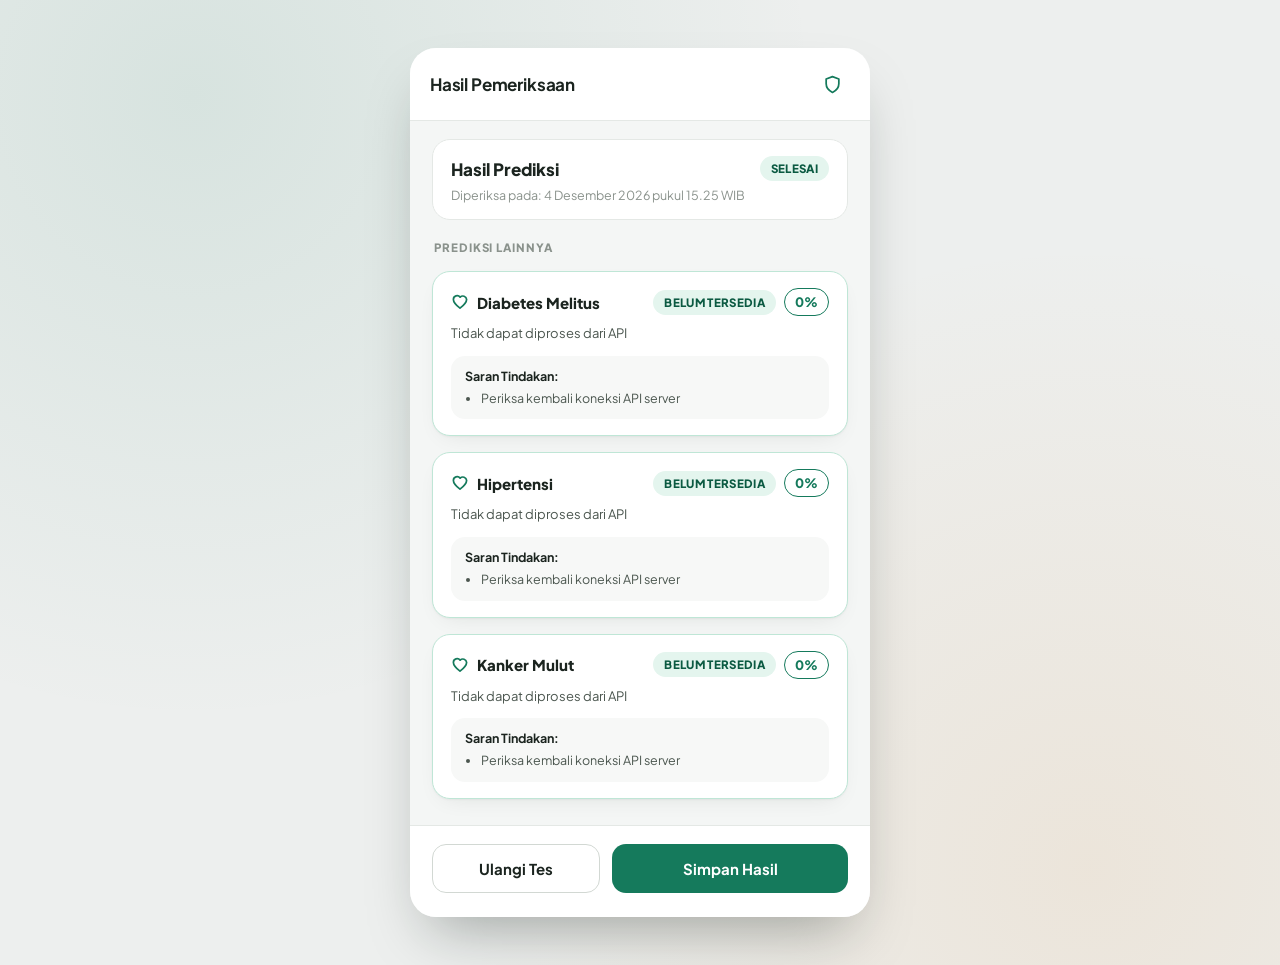
<file: website/files/hasil.html>
<!DOCTYPE html>
<html lang="id">

<head>
  <meta charset="UTF-8">
  <meta name="viewport" content="width=device-width, initial-scale=1.0">
  <title>Hasil Pemeriksaan — DiagnoseHub</title>
  <link rel="preconnect" href="https://fonts.googleapis.com">
  <link rel="preconnect" href="https://fonts.gstatic.com" crossorigin>
  <link href="https://fonts.googleapis.com/css2?family=Plus+Jakarta+Sans:wght@400;500;600;700;800&display=swap"
    rel="stylesheet">
  <link rel="stylesheet" href="style.css">
</head>

<body>
  <div class="app-shell">
    <main class="device">

      <header class="topbar topbar--plain">
        <h1 class="topbar-title">Hasil Pemeriksaan</h1>
        <span class="icon-btn icon-btn--muted" aria-hidden="true">
          <svg width="19" height="19" viewBox="0 0 24 24" fill="none" stroke="currentColor" stroke-width="2.2"
            stroke-linecap="round" stroke-linejoin="round">
            <path d="M12 2l8 3v6c0 5-3.4 8.7-8 11-4.6-2.3-8-6-8-11V5l8-3Z" />
          </svg>
        </span>
      </header>

      <div class="results-body" id="result-content"></div>

      <div class="btn-row">
        <a href="index.html" class="btn btn-secondary">Ulangi Tes</a>
        <button type="button" class="btn btn-primary" id="simpan-btn">Simpan Hasil</button>
      </div>

      <div class="toast" id="toast" role="status" aria-live="polite">Hasil berhasil disimpan</div>

    </main>
  </div>
  <script src="script.js"></script>
</body>

</html>
</file>
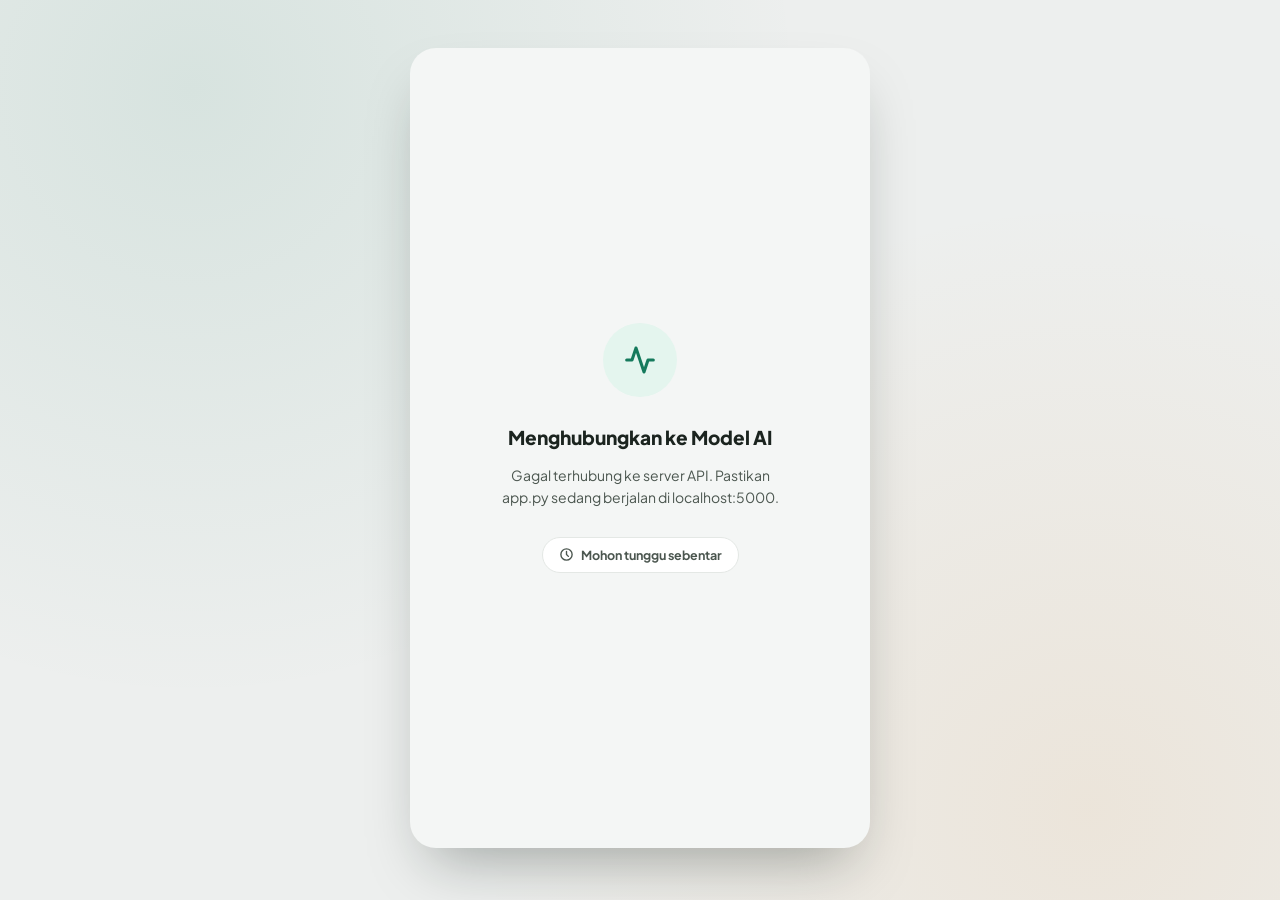
<file: website/files/loading.html>
<!DOCTYPE html>
<html lang="id">
<head>
<meta charset="UTF-8">
<meta name="viewport" content="width=device-width, initial-scale=1.0">
<title>Menganalisis Data — DiagnoseHub</title>
<link rel="preconnect" href="https://fonts.googleapis.com">
<link rel="preconnect" href="https://fonts.gstatic.com" crossorigin>
<link href="https://fonts.googleapis.com/css2?family=Plus+Jakarta+Sans:wght@400;500;600;700;800&display=swap" rel="stylesheet">
<link rel="stylesheet" href="style.css">
</head>
<body>
<div class="app-shell">
  <main class="device">

    <div class="loading-screen" data-redirect="hasil.html">
      <div class="loading-icon" aria-hidden="true">
        <svg width="32" height="32" viewBox="0 0 24 24" fill="none" stroke="currentColor" stroke-width="2.3" stroke-linecap="round" stroke-linejoin="round"><path d="M22 12h-4l-3 9L9 3l-3 9H2"/></svg>
      </div>
      <h2>Sedang Menganalisis Data<span class="loading-dots"><span></span><span></span><span></span></span></h2>
      <p>Model Machine Learning DiagnoseHub sedang menghitung tingkat risiko kesehatan Anda.</p>
      <span class="pill-muted">
        <svg width="15" height="15" viewBox="0 0 24 24" fill="none" stroke="currentColor" stroke-width="2.2" stroke-linecap="round" stroke-linejoin="round"><circle cx="12" cy="12" r="9"/><path d="M12 7v5l3 3"/></svg>
        Mohon tunggu sebentar
      </span>
      <noscript><p style="margin-top:18px;"><a href="hasil.html" class="btn btn-primary">Lihat Hasil</a></p></noscript>
    </div>

  </main>
</div>
<script src="script.js"></script>
</body>
</html>
</file>
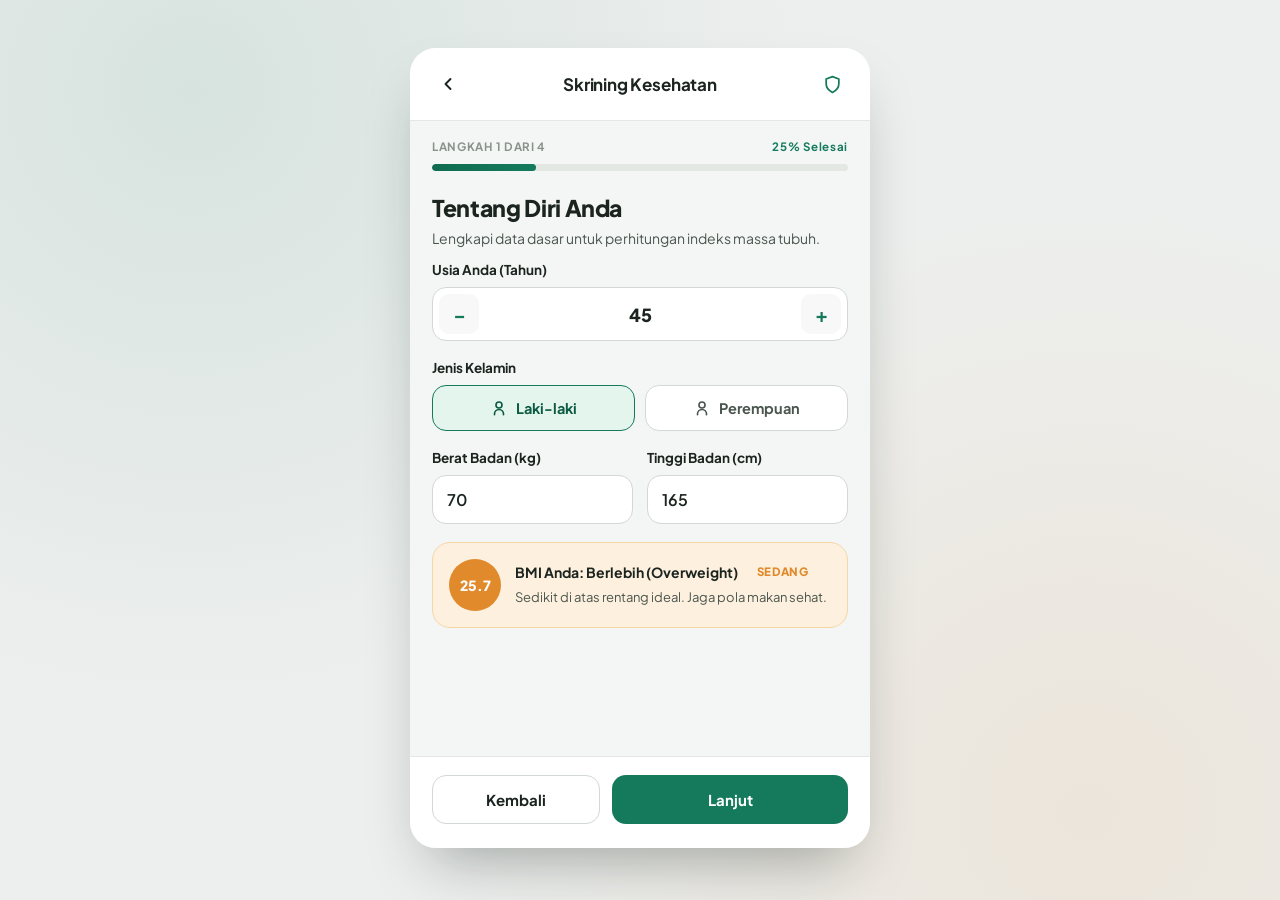
<file: website/files/step1.html>
<!DOCTYPE html>
<html lang="id">
<head>
<meta charset="UTF-8">
<meta name="viewport" content="width=device-width, initial-scale=1.0">
<title>Skrining Kesehatan — Tentang Diri Anda</title>
<link rel="preconnect" href="https://fonts.googleapis.com">
<link rel="preconnect" href="https://fonts.gstatic.com" crossorigin>
<link href="https://fonts.googleapis.com/css2?family=Plus+Jakarta+Sans:wght@400;500;600;700;800&display=swap" rel="stylesheet">
<link rel="stylesheet" href="style.css">
</head>
<body>
<div class="app-shell">
  <main class="device">

    <header class="topbar">
      <a href="index.html" class="icon-btn" aria-label="Kembali ke beranda">
        <svg width="20" height="20" viewBox="0 0 24 24" fill="none" stroke="currentColor" stroke-width="2.3" stroke-linecap="round" stroke-linejoin="round"><path d="M15 18l-6-6 6-6"/></svg>
      </a>
      <h1 class="topbar-title">Skrining Kesehatan</h1>
      <span class="icon-btn icon-btn--muted" aria-hidden="true">
        <svg width="19" height="19" viewBox="0 0 24 24" fill="none" stroke="currentColor" stroke-width="2.2" stroke-linecap="round" stroke-linejoin="round"><path d="M12 2l8 3v6c0 5-3.4 8.7-8 11-4.6-2.3-8-6-8-11V5l8-3Z"/></svg>
      </span>
    </header>

    <div class="progress-wrap">
      <div class="progress-meta"><span>LANGKAH 1 DARI 4</span><span class="step-percent">25% Selesai</span></div>
      <div class="progress-track"><div class="progress-fill" style="width:25%"></div></div>
    </div>

    <div class="section-head">
      <h2>Tentang Diri Anda</h2>
      <p>Lengkapi data dasar untuk perhitungan indeks massa tubuh.</p>
    </div>

    <div class="fields">

      <div class="field">
        <label class="field-label" for="usia">Usia Anda (Tahun)</label>
        <div class="stepper">
          <button type="button" class="stepper-btn" data-action="dec" aria-label="Kurangi usia">−</button>
          <span class="stepper-value" id="usia-value">45</span>
          <button type="button" class="stepper-btn" data-action="inc" aria-label="Tambah usia">+</button>
        </div>
      </div>

      <div class="field">
        <span class="field-label">Jenis Kelamin</span>
        <div class="segmented segmented--gender" role="radiogroup" aria-label="Jenis Kelamin">
          <button type="button" class="segmented-option is-active" data-value="laki-laki">
            <svg width="18" height="18" viewBox="0 0 24 24" fill="none" stroke="currentColor" stroke-width="2.2" stroke-linecap="round" stroke-linejoin="round"><circle cx="12" cy="8" r="4"/><path d="M6 21v-1a6 6 0 0 1 12 0v1"/></svg>
            Laki-laki
          </button>
          <button type="button" class="segmented-option" data-value="perempuan">
            <svg width="18" height="18" viewBox="0 0 24 24" fill="none" stroke="currentColor" stroke-width="2.2" stroke-linecap="round" stroke-linejoin="round"><circle cx="12" cy="8" r="4"/><path d="M6 21v-1a6 6 0 0 1 12 0v1"/></svg>
            Perempuan
          </button>
        </div>
      </div>

      <div class="field-row">
        <div class="field">
          <label class="field-label" for="berat">Berat Badan (kg)</label>
          <input type="number" id="berat" class="text-input" value="70" inputmode="numeric" min="1">
        </div>
        <div class="field">
          <label class="field-label" for="tinggi">Tinggi Badan (cm)</label>
          <input type="number" id="tinggi" class="text-input" value="165" inputmode="numeric" min="1">
        </div>
      </div>

      <div class="bmi-card" id="bmi-card">
        <span class="bmi-circle" id="bmi-circle">25.7</span>
        <div class="bmi-info">
          <div class="bmi-info-top">
            <strong>BMI Anda: <span id="bmi-label">Berlebih (Overweight)</span></strong>
            <span class="tag tag--warning" id="bmi-tag">SEDANG</span>
          </div>
          <p id="bmi-desc">Sedikit di atas rentang ideal. Jaga pola makan sehat.</p>
        </div>
      </div>

    </div>

    <div class="btn-row">
      <a href="index.html" class="btn btn-secondary">Kembali</a>
      <a href="step2.html" class="btn btn-primary">Lanjut</a>
    </div>

  </main>
</div>
<script src="script.js"></script>
</body>
</html>
</file>
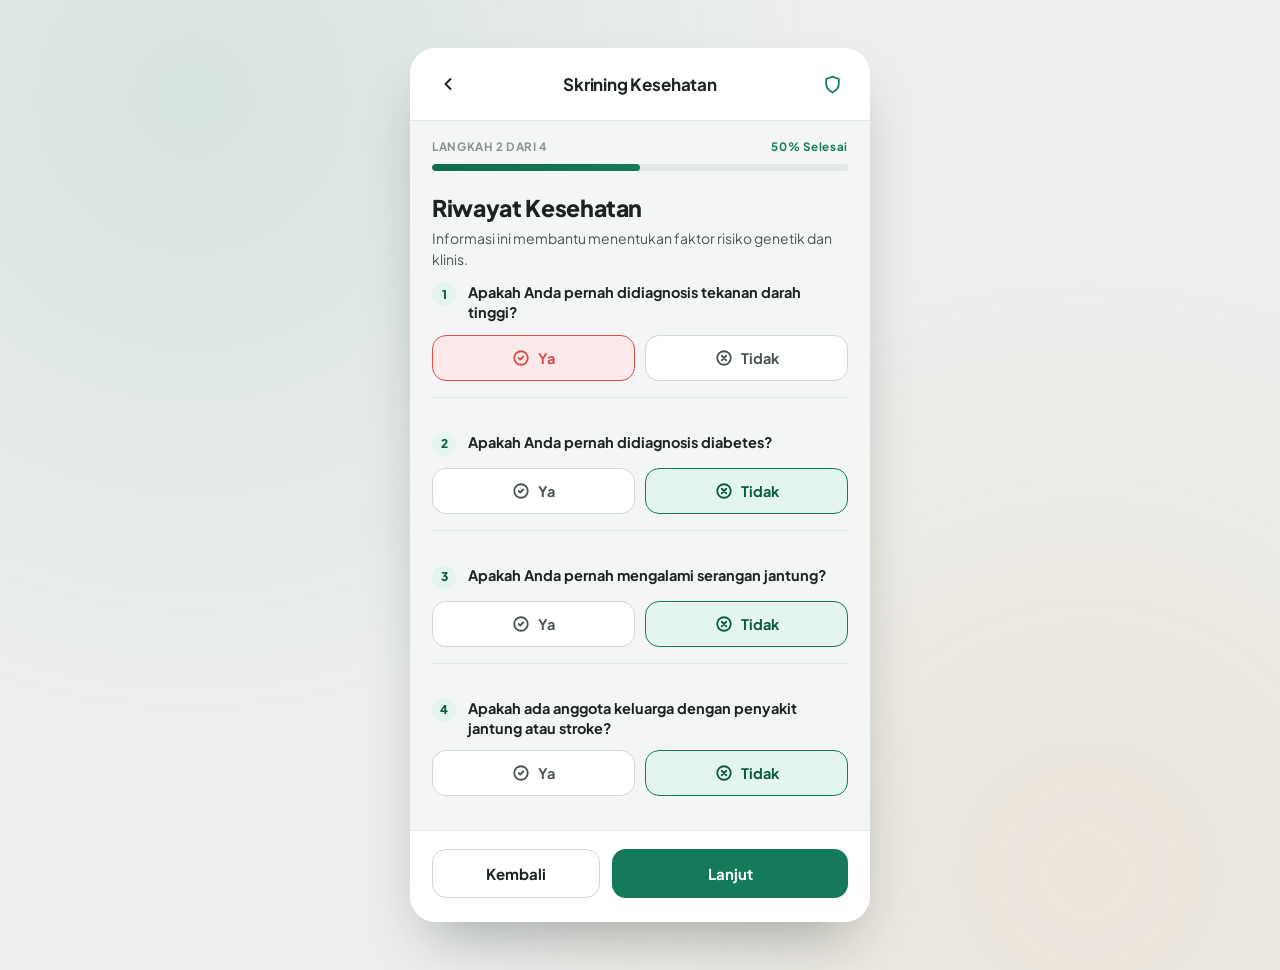
<file: website/files/step2.html>
<!DOCTYPE html>
<html lang="id">
<head>
<meta charset="UTF-8">
<meta name="viewport" content="width=device-width, initial-scale=1.0">
<title>Skrining Kesehatan — Riwayat Kesehatan</title>
<link rel="preconnect" href="https://fonts.googleapis.com">
<link rel="preconnect" href="https://fonts.gstatic.com" crossorigin>
<link href="https://fonts.googleapis.com/css2?family=Plus+Jakarta+Sans:wght@400;500;600;700;800&display=swap" rel="stylesheet">
<link rel="stylesheet" href="style.css">
</head>
<body>
<div class="app-shell">
  <main class="device">

    <header class="topbar">
      <a href="step1.html" class="icon-btn" aria-label="Kembali">
        <svg width="20" height="20" viewBox="0 0 24 24" fill="none" stroke="currentColor" stroke-width="2.3" stroke-linecap="round" stroke-linejoin="round"><path d="M15 18l-6-6 6-6"/></svg>
      </a>
      <h1 class="topbar-title">Skrining Kesehatan</h1>
      <span class="icon-btn icon-btn--muted" aria-hidden="true">
        <svg width="19" height="19" viewBox="0 0 24 24" fill="none" stroke="currentColor" stroke-width="2.2" stroke-linecap="round" stroke-linejoin="round"><path d="M12 2l8 3v6c0 5-3.4 8.7-8 11-4.6-2.3-8-6-8-11V5l8-3Z"/></svg>
      </span>
    </header>

    <div class="progress-wrap">
      <div class="progress-meta"><span>LANGKAH 2 DARI 4</span><span class="step-percent">50% Selesai</span></div>
      <div class="progress-track"><div class="progress-fill" style="width:50%"></div></div>
    </div>

    <div class="section-head">
      <h2>Riwayat Kesehatan</h2>
      <p>Informasi ini membantu menentukan faktor risiko genetik dan klinis.</p>
    </div>

    <div class="fields">

      <div class="question-card">
        <div class="question-head">
          <span class="question-num">1</span>
          <p>Apakah Anda pernah didiagnosis tekanan darah tinggi?</p>
        </div>
        <div class="segmented segmented--yesno" role="radiogroup">
          <button type="button" class="segmented-option option-yes is-active-danger" data-value="ya">
            <svg width="16" height="16" viewBox="0 0 24 24" fill="none" stroke="currentColor" stroke-width="2.4" stroke-linecap="round" stroke-linejoin="round"><circle cx="12" cy="12" r="9"/><path d="M9 12l2 2 4-4"/></svg>
            Ya
          </button>
          <button type="button" class="segmented-option option-no" data-value="tidak">
            <svg width="16" height="16" viewBox="0 0 24 24" fill="none" stroke="currentColor" stroke-width="2.4" stroke-linecap="round" stroke-linejoin="round"><circle cx="12" cy="12" r="9"/><path d="M9 9l6 6M15 9l-6 6"/></svg>
            Tidak
          </button>
        </div>
      </div>

      <div class="question-card">
        <div class="question-head">
          <span class="question-num">2</span>
          <p>Apakah Anda pernah didiagnosis diabetes?</p>
        </div>
        <div class="segmented segmented--yesno" role="radiogroup">
          <button type="button" class="segmented-option option-yes" data-value="ya">
            <svg width="16" height="16" viewBox="0 0 24 24" fill="none" stroke="currentColor" stroke-width="2.4" stroke-linecap="round" stroke-linejoin="round"><circle cx="12" cy="12" r="9"/><path d="M9 12l2 2 4-4"/></svg>
            Ya
          </button>
          <button type="button" class="segmented-option option-no is-active-success" data-value="tidak">
            <svg width="16" height="16" viewBox="0 0 24 24" fill="none" stroke="currentColor" stroke-width="2.4" stroke-linecap="round" stroke-linejoin="round"><circle cx="12" cy="12" r="9"/><path d="M9 9l6 6M15 9l-6 6"/></svg>
            Tidak
          </button>
        </div>
      </div>

      <div class="question-card">
        <div class="question-head">
          <span class="question-num">3</span>
          <p>Apakah Anda pernah mengalami serangan jantung?</p>
        </div>
        <div class="segmented segmented--yesno" role="radiogroup">
          <button type="button" class="segmented-option option-yes" data-value="ya">
            <svg width="16" height="16" viewBox="0 0 24 24" fill="none" stroke="currentColor" stroke-width="2.4" stroke-linecap="round" stroke-linejoin="round"><circle cx="12" cy="12" r="9"/><path d="M9 12l2 2 4-4"/></svg>
            Ya
          </button>
          <button type="button" class="segmented-option option-no is-active-success" data-value="tidak">
            <svg width="16" height="16" viewBox="0 0 24 24" fill="none" stroke="currentColor" stroke-width="2.4" stroke-linecap="round" stroke-linejoin="round"><circle cx="12" cy="12" r="9"/><path d="M9 9l6 6M15 9l-6 6"/></svg>
            Tidak
          </button>
        </div>
      </div>

      <div class="question-card">
        <div class="question-head">
          <span class="question-num">4</span>
          <p>Apakah ada anggota keluarga dengan penyakit jantung atau stroke?</p>
        </div>
        <div class="segmented segmented--yesno" role="radiogroup">
          <button type="button" class="segmented-option option-yes" data-value="ya">
            <svg width="16" height="16" viewBox="0 0 24 24" fill="none" stroke="currentColor" stroke-width="2.4" stroke-linecap="round" stroke-linejoin="round"><circle cx="12" cy="12" r="9"/><path d="M9 12l2 2 4-4"/></svg>
            Ya
          </button>
          <button type="button" class="segmented-option option-no is-active-success" data-value="tidak">
            <svg width="16" height="16" viewBox="0 0 24 24" fill="none" stroke="currentColor" stroke-width="2.4" stroke-linecap="round" stroke-linejoin="round"><circle cx="12" cy="12" r="9"/><path d="M9 9l6 6M15 9l-6 6"/></svg>
            Tidak
          </button>
        </div>
      </div>

    </div>

    <div class="btn-row">
      <a href="step1.html" class="btn btn-secondary">Kembali</a>
      <a href="step3.html" class="btn btn-primary">Lanjut</a>
    </div>

  </main>
</div>
<script src="script.js"></script>
</body>
</html>
</file>
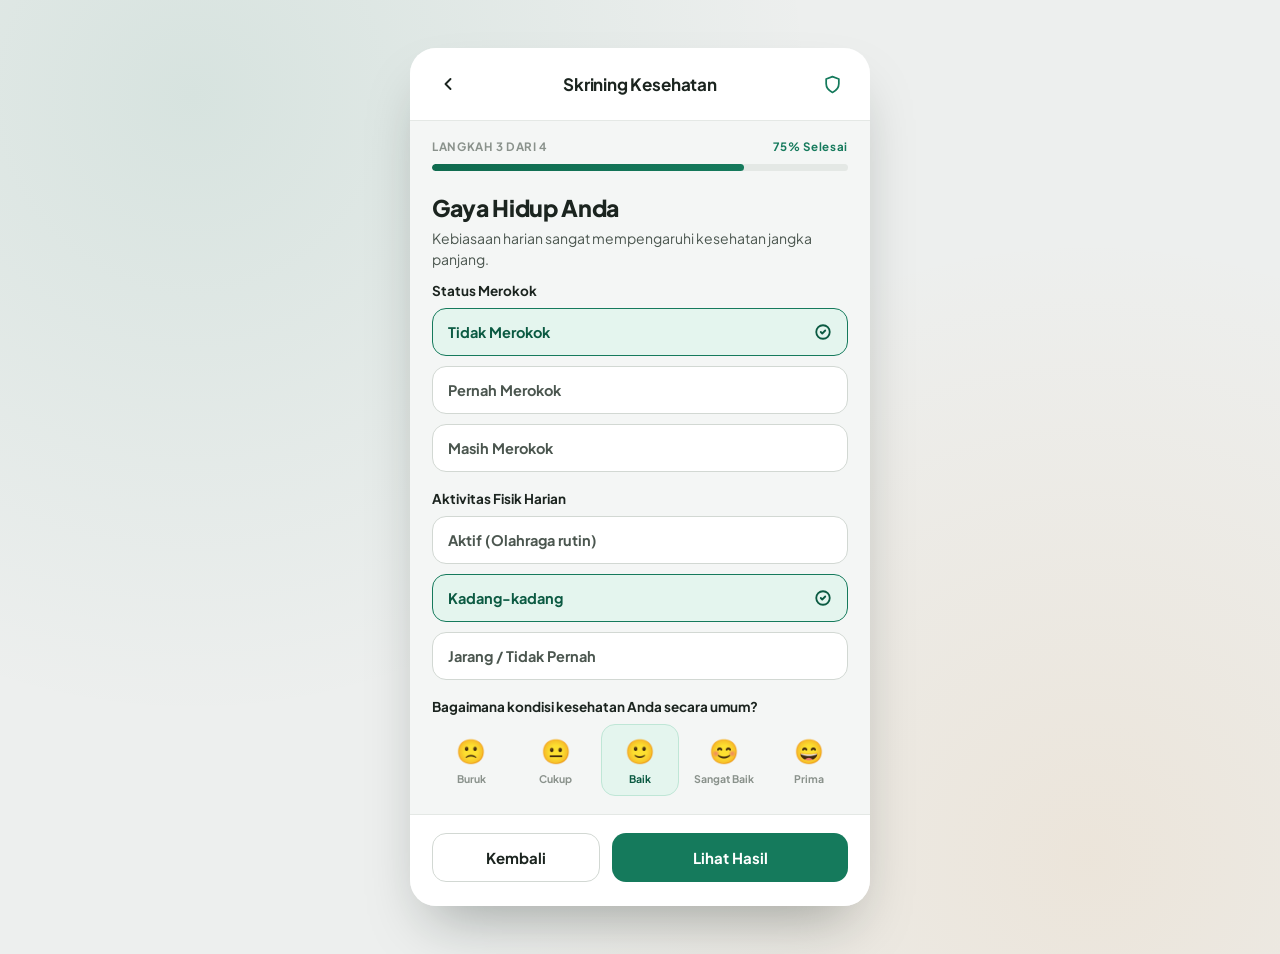
<file: website/files/step3.html>
<!DOCTYPE html>
<html lang="id">
<head>
<meta charset="UTF-8">
<meta name="viewport" content="width=device-width, initial-scale=1.0">
<title>Skrining Kesehatan — Gaya Hidup Anda</title>
<link rel="preconnect" href="https://fonts.googleapis.com">
<link rel="preconnect" href="https://fonts.gstatic.com" crossorigin>
<link href="https://fonts.googleapis.com/css2?family=Plus+Jakarta+Sans:wght@400;500;600;700;800&display=swap" rel="stylesheet">
<link rel="stylesheet" href="style.css">
</head>
<body>
<div class="app-shell">
  <main class="device">

    <header class="topbar">
      <a href="step2.html" class="icon-btn" aria-label="Kembali">
        <svg width="20" height="20" viewBox="0 0 24 24" fill="none" stroke="currentColor" stroke-width="2.3" stroke-linecap="round" stroke-linejoin="round"><path d="M15 18l-6-6 6-6"/></svg>
      </a>
      <h1 class="topbar-title">Skrining Kesehatan</h1>
      <span class="icon-btn icon-btn--muted" aria-hidden="true">
        <svg width="19" height="19" viewBox="0 0 24 24" fill="none" stroke="currentColor" stroke-width="2.2" stroke-linecap="round" stroke-linejoin="round"><path d="M12 2l8 3v6c0 5-3.4 8.7-8 11-4.6-2.3-8-6-8-11V5l8-3Z"/></svg>
      </span>
    </header>

    <div class="progress-wrap">
      <div class="progress-meta"><span>LANGKAH 3 DARI 4</span><span class="step-percent">75% Selesai</span></div>
      <div class="progress-track"><div class="progress-fill" style="width:75%"></div></div>
    </div>

    <div class="section-head">
      <h2>Gaya Hidup Anda</h2>
      <p>Kebiasaan harian sangat mempengaruhi kesehatan jangka panjang.</p>
    </div>

    <div class="fields">

      <div class="field">
        <span class="field-label">Status Merokok</span>
        <div class="option-list" role="radiogroup" aria-label="Status Merokok">
          <button type="button" class="option-item is-active" data-value="tidak-merokok">
            Tidak Merokok
            <svg width="18" height="18" viewBox="0 0 24 24" fill="none" stroke="currentColor" stroke-width="2.4" stroke-linecap="round" stroke-linejoin="round"><circle cx="12" cy="12" r="9"/><path d="M9 12l2 2 4-4"/></svg>
          </button>
          <button type="button" class="option-item" data-value="pernah-merokok">
            Pernah Merokok
            <svg width="18" height="18" viewBox="0 0 24 24" fill="none" stroke="currentColor" stroke-width="2.4" stroke-linecap="round" stroke-linejoin="round"><circle cx="12" cy="12" r="9"/><path d="M9 12l2 2 4-4"/></svg>
          </button>
          <button type="button" class="option-item" data-value="masih-merokok">
            Masih Merokok
            <svg width="18" height="18" viewBox="0 0 24 24" fill="none" stroke="currentColor" stroke-width="2.4" stroke-linecap="round" stroke-linejoin="round"><circle cx="12" cy="12" r="9"/><path d="M9 12l2 2 4-4"/></svg>
          </button>
        </div>
      </div>

      <div class="field">
        <span class="field-label">Aktivitas Fisik Harian</span>
        <div class="option-list" role="radiogroup" aria-label="Aktivitas Fisik Harian">
          <button type="button" class="option-item" data-value="aktif">
            Aktif (Olahraga rutin)
            <svg width="18" height="18" viewBox="0 0 24 24" fill="none" stroke="currentColor" stroke-width="2.4" stroke-linecap="round" stroke-linejoin="round"><circle cx="12" cy="12" r="9"/><path d="M9 12l2 2 4-4"/></svg>
          </button>
          <button type="button" class="option-item is-active" data-value="kadang">
            Kadang-kadang
            <svg width="18" height="18" viewBox="0 0 24 24" fill="none" stroke="currentColor" stroke-width="2.4" stroke-linecap="round" stroke-linejoin="round"><circle cx="12" cy="12" r="9"/><path d="M9 12l2 2 4-4"/></svg>
          </button>
          <button type="button" class="option-item" data-value="jarang">
            Jarang / Tidak Pernah
            <svg width="18" height="18" viewBox="0 0 24 24" fill="none" stroke="currentColor" stroke-width="2.4" stroke-linecap="round" stroke-linejoin="round"><circle cx="12" cy="12" r="9"/><path d="M9 12l2 2 4-4"/></svg>
          </button>
        </div>
      </div>

      <div class="field">
        <span class="field-label">Bagaimana kondisi kesehatan Anda secara umum?</span>
        <div class="emoji-scale" role="radiogroup" aria-label="Kondisi kesehatan umum">
          <button type="button" class="emoji-option" data-value="buruk">
            <span class="emoji">🙁</span><span class="emoji-label">Buruk</span>
          </button>
          <button type="button" class="emoji-option" data-value="cukup">
            <span class="emoji">😐</span><span class="emoji-label">Cukup</span>
          </button>
          <button type="button" class="emoji-option is-active" data-value="baik">
            <span class="emoji">🙂</span><span class="emoji-label">Baik</span>
          </button>
          <button type="button" class="emoji-option" data-value="sangat-baik">
            <span class="emoji">😊</span><span class="emoji-label">Sangat Baik</span>
          </button>
          <button type="button" class="emoji-option" data-value="prima">
            <span class="emoji">😄</span><span class="emoji-label">Prima</span>
          </button>
        </div>
      </div>

    </div>

    <div class="btn-row">
      <a href="step2.html" class="btn btn-secondary">Kembali</a>
      <a href="loading.html" class="btn btn-primary">Lihat Hasil</a>
    </div>

  </main>
</div>
<script src="script.js"></script>
</body>
</html>
</file>
<file: website/files/style.css>
/* ===================================================================
   DiagnoseHub — Skrining Kesehatan
   Design tokens + shared component styles
=================================================================== */

:root {
  /* Palette */
  --color-canvas: #EDEFEE;
  --color-bg: #F4F6F5;
  --color-surface: #FFFFFF;
  --color-surface-muted: #F7F8F7;

  --color-primary: #157A5C;
  --color-primary-600: #0F6B4F;
  --color-primary-700: #0B5A42;
  --color-primary-light: #E4F5EE;
  --color-primary-border: #BFE6D6;

  --color-amber: #E08A2C;
  --color-amber-light: #FDF0DE;
  --color-amber-border: #F5D6A4;

  --color-danger: #DD4B4B;
  --color-danger-light: #FCEAEA;
  --color-danger-border: #F5C4C4;

  --color-ink: #1B241F;
  --color-ink-soft: #4B564F;
  --color-ink-faint: #8A928C;

  --color-border: #E4E8E5;
  --color-border-strong: #D2D8D3;

  --radius-xl: 26px;
  --radius-lg: 18px;
  --radius-md: 14px;
  --radius-sm: 10px;
  --radius-pill: 999px;

  --shadow-card: 0 1px 2px rgba(20, 30, 25, 0.04), 0 8px 24px -12px rgba(20, 30, 25, 0.12);
  --shadow-device: 0 30px 60px -20px rgba(15, 25, 20, 0.35);

  --font-display: "Plus Jakarta Sans", "Segoe UI", sans-serif;
}

* { box-sizing: border-box; }

html, body {
  margin: 0;
  padding: 0;
}

body {
  font-family: var(--font-display);
  color: var(--color-ink);
  background: var(--color-canvas);
  -webkit-font-smoothing: antialiased;
  min-height: 100vh;
}

button, input {
  font-family: inherit;
}

a { color: inherit; text-decoration: none; }

ul { margin: 0; padding: 0; list-style: none; }

img, svg { display: block; }

:focus-visible {
  outline: 2px solid var(--color-primary);
  outline-offset: 2px;
}

/* ---------- App shell / device frame ---------- */

.app-shell {
  min-height: 100vh;
  display: flex;
  justify-content: center;
  align-items: flex-start;
  padding: 0;
}

.device {
  width: 100%;
  max-width: 460px;
  min-height: 100vh;
  background: var(--color-bg);
  display: flex;
  flex-direction: column;
  position: relative;
}

@media (min-width: 640px) {
  .app-shell {
    padding: 48px 24px;
    background:
      radial-gradient(circle at 15% 10%, rgba(21, 122, 92, 0.10), transparent 45%),
      radial-gradient(circle at 85% 90%, rgba(224, 138, 44, 0.10), transparent 45%),
      var(--color-canvas);
  }
  .device {
    min-height: 800px;
    max-height: 900px;
    overflow-y: auto;
    border-radius: var(--radius-xl);
    box-shadow: var(--shadow-device);
  }
}

.device::-webkit-scrollbar { width: 8px; }
.device::-webkit-scrollbar-thumb { background: var(--color-border-strong); border-radius: 8px; }

.screen {
  flex: 1;
  display: flex;
  flex-direction: column;
  padding: 24px 22px 28px;
}

/* ---------- Topbar ---------- */

.topbar {
  display: grid;
  grid-template-columns: 40px 1fr 40px;
  align-items: center;
  padding: 18px 20px;
  border-bottom: 1px solid var(--color-border);
  background: var(--color-surface);
}

.topbar-title {
  margin: 0;
  font-size: 17px;
  font-weight: 700;
  text-align: center;
  letter-spacing: -0.01em;
}

.icon-btn {
  width: 36px;
  height: 36px;
  border-radius: var(--radius-pill);
  border: none;
  background: transparent;
  display: flex;
  align-items: center;
  justify-content: center;
  color: var(--color-ink);
  cursor: pointer;
}

.icon-btn:hover { background: var(--color-surface-muted); }

.icon-btn--muted { color: var(--color-primary); justify-self: end; }

.topbar--plain {
  grid-template-columns: 1fr 40px;
}

.topbar--plain .topbar-title {
  text-align: left;
}

/* ---------- Progress ---------- */

.progress-wrap {
  padding: 18px 22px 4px;
}

.progress-meta {
  display: flex;
  justify-content: space-between;
  align-items: center;
  font-size: 11.5px;
  font-weight: 700;
  letter-spacing: 0.06em;
  color: var(--color-ink-faint);
  margin-bottom: 10px;
}

.progress-meta .step-percent {
  color: var(--color-primary);
  font-weight: 700;
}

.progress-track {
  height: 7px;
  border-radius: var(--radius-pill);
  background: var(--color-border);
  overflow: hidden;
}

.progress-fill {
  height: 100%;
  border-radius: var(--radius-pill);
  background: linear-gradient(90deg, var(--color-primary-600), var(--color-primary));
  transition: width 0.4s ease;
}

/* ---------- Section heading ---------- */

.section-head {
  padding: 18px 22px 6px;
}

.section-head h2 {
  margin: 0 0 6px;
  font-size: 23px;
  font-weight: 800;
  letter-spacing: -0.015em;
}

.section-head p {
  margin: 0;
  font-size: 14px;
  line-height: 1.5;
  color: var(--color-ink-soft);
}

/* ---------- Form fields ---------- */

.fields {
  padding: 6px 22px 18px;
  display: flex;
  flex-direction: column;
  gap: 18px;
}

.field { display: flex; flex-direction: column; gap: 9px; }

.field-label {
  font-size: 13.5px;
  font-weight: 700;
  color: var(--color-ink);
}

.field-row {
  display: grid;
  grid-template-columns: 1fr 1fr;
  gap: 14px;
}

.text-input {
  width: 100%;
  border: 1.5px solid var(--color-border-strong);
  border-radius: var(--radius-md);
  padding: 13px 14px;
  font-size: 16px;
  font-weight: 600;
  color: var(--color-ink);
  background: var(--color-surface);
  appearance: none;
}

.text-input:focus {
  border-color: var(--color-primary);
}

/* Stepper */

.stepper {
  display: flex;
  align-items: center;
  justify-content: space-between;
  border: 1.5px solid var(--color-border-strong);
  border-radius: var(--radius-md);
  background: var(--color-surface);
  padding: 6px;
}

.stepper-btn {
  width: 40px;
  height: 40px;
  border-radius: var(--radius-sm);
  border: none;
  background: var(--color-surface-muted);
  color: var(--color-primary);
  font-size: 20px;
  font-weight: 700;
  cursor: pointer;
  line-height: 1;
}

.stepper-btn:hover { background: var(--color-primary-light); }

.stepper-value {
  font-size: 18px;
  font-weight: 800;
}

/* Segmented control (2-way toggle) */

.segmented {
  display: grid;
  grid-template-columns: 1fr 1fr;
  gap: 10px;
}

.segmented-option {
  display: flex;
  align-items: center;
  justify-content: center;
  gap: 8px;
  padding: 13px 10px;
  border-radius: var(--radius-md);
  border: 1.5px solid var(--color-border-strong);
  background: var(--color-surface);
  font-size: 14.5px;
  font-weight: 700;
  color: var(--color-ink-soft);
  cursor: pointer;
}

.segmented-option svg { width: 18px; height: 18px; }

.segmented-option.is-active {
  border-color: var(--color-primary);
  background: var(--color-primary-light);
  color: var(--color-primary-700);
}

.segmented-option.is-active-danger {
  border-color: var(--color-danger);
  background: var(--color-danger-light);
  color: var(--color-danger);
}

.segmented-option.is-active-success {
  border-color: var(--color-primary);
  background: var(--color-primary-light);
  color: var(--color-primary-700);
}

/* Tags / badges */

.tag {
  display: inline-flex;
  align-items: center;
  padding: 5px 11px;
  border-radius: var(--radius-pill);
  font-size: 11.5px;
  font-weight: 800;
  letter-spacing: 0.03em;
}

.tag--success { background: var(--color-primary-light); color: var(--color-primary-700); }
.tag--warning { background: var(--color-amber-light); color: var(--color-amber); }
.tag--danger  { background: var(--color-danger-light); color: var(--color-danger); }

/* BMI card */

.bmi-card {
  display: flex;
  gap: 14px;
  align-items: flex-start;
  background: var(--color-amber-light);
  border: 1.5px solid var(--color-amber-border);
  border-radius: var(--radius-lg);
  padding: 16px;
}

.bmi-card.is-normal { background: var(--color-primary-light); border-color: var(--color-primary-border); }
.bmi-card.is-danger { background: var(--color-danger-light); border-color: var(--color-danger-border); }

.bmi-circle {
  flex: none;
  width: 52px;
  height: 52px;
  border-radius: 50%;
  background: var(--color-amber);
  color: #fff;
  display: flex;
  align-items: center;
  justify-content: center;
  font-size: 14px;
  font-weight: 800;
}

.bmi-card.is-normal .bmi-circle { background: var(--color-primary); }
.bmi-card.is-danger .bmi-circle { background: var(--color-danger); }

.bmi-info-top {
  display: flex;
  align-items: center;
  gap: 8px;
  flex-wrap: wrap;
  font-size: 14px;
  margin-bottom: 4px;
}

.bmi-info p {
  margin: 0;
  font-size: 13px;
  line-height: 1.5;
  color: var(--color-ink-soft);
}

/* Question card (riwayat kesehatan) */

.question-card {
  display: flex;
  flex-direction: column;
  gap: 12px;
  padding: 16px 0;
  border-bottom: 1px solid var(--color-border);
}

.question-card:first-child { padding-top: 0; }
.question-card:last-child { border-bottom: none; }

.question-head {
  display: flex;
  align-items: flex-start;
  gap: 12px;
}

.question-num {
  flex: none;
  width: 24px;
  height: 24px;
  border-radius: 50%;
  background: var(--color-primary-light);
  color: var(--color-primary-700);
  font-size: 12px;
  font-weight: 800;
  display: flex;
  align-items: center;
  justify-content: center;
}

.question-head p {
  margin: 0;
  font-size: 14.5px;
  font-weight: 700;
  line-height: 1.4;
}

/* Option list (gaya hidup) */

.option-list {
  display: flex;
  flex-direction: column;
  gap: 10px;
}

.option-item {
  display: flex;
  align-items: center;
  justify-content: space-between;
  padding: 14px 15px;
  border-radius: var(--radius-md);
  border: 1.5px solid var(--color-border-strong);
  background: var(--color-surface);
  font-size: 14.5px;
  font-weight: 700;
  color: var(--color-ink-soft);
  cursor: pointer;
  text-align: left;
}

.option-item.is-active {
  border-color: var(--color-primary);
  background: var(--color-primary-light);
  color: var(--color-primary-700);
}

.option-item svg { width: 18px; height: 18px; opacity: 0; }
.option-item.is-active svg { opacity: 1; }

/* Emoji scale */

.emoji-scale {
  display: grid;
  grid-template-columns: repeat(5, 1fr);
  gap: 6px;
}

.emoji-option {
  display: flex;
  flex-direction: column;
  align-items: center;
  gap: 6px;
  padding: 10px 4px;
  border-radius: var(--radius-md);
  border: 1.5px solid transparent;
  background: transparent;
  cursor: pointer;
}

.emoji-option .emoji { font-size: 24px; }

.emoji-option .emoji-label {
  font-size: 10.5px;
  font-weight: 700;
  color: var(--color-ink-faint);
  text-align: center;
}

.emoji-option.is-active {
  background: var(--color-primary-light);
  border-color: var(--color-primary-border);
}

.emoji-option.is-active .emoji-label { color: var(--color-primary-700); }

/* Buttons */

.btn-row {
  margin-top: auto;
  padding: 18px 22px 24px;
  display: grid;
  grid-template-columns: 1fr 1.4fr;
  gap: 12px;
  background: var(--color-surface);
  border-top: 1px solid var(--color-border);
}

.btn {
  display: flex;
  align-items: center;
  justify-content: center;
  gap: 8px;
  padding: 14px 16px;
  border-radius: var(--radius-md);
  font-size: 15px;
  font-weight: 700;
  border: none;
  cursor: pointer;
}

.btn-primary {
  background: var(--color-primary);
  color: #fff;
}

.btn-primary:hover { background: var(--color-primary-600); }

.btn-secondary {
  background: var(--color-surface);
  color: var(--color-ink);
  border: 1.5px solid var(--color-border-strong);
}

.btn-secondary:hover { background: var(--color-surface-muted); }

.btn-full { grid-column: 1 / -1; }

/* ---------- Landing page ---------- */

.landing-header {
  display: flex;
  align-items: center;
  gap: 10px;
  padding: 22px 22px 0;
}

.brand-mark {
  width: 34px;
  height: 34px;
  border-radius: 10px;
  background: var(--color-primary);
  display: flex;
  align-items: center;
  justify-content: center;
  color: #fff;
}

.brand-name {
  font-size: 18px;
  font-weight: 800;
  letter-spacing: -0.01em;
}

.eyebrow {
  margin: 18px 22px 0;
  font-size: 11.5px;
  font-weight: 800;
  letter-spacing: 0.08em;
  color: var(--color-amber);
}

.hero-panel {
  margin: 14px 22px 0;
  border-radius: var(--radius-xl);
  padding: 26px 20px;
  background:
    radial-gradient(circle at 20% 20%, rgba(255,255,255,0.5), transparent 55%),
    linear-gradient(160deg, #1E8F6A 0%, var(--color-primary-700) 100%);
  position: relative;
  overflow: hidden;
}

.hero-panel::before {
  content: "";
  position: absolute;
  inset: 0;
  background-image:
    repeating-linear-gradient(115deg, rgba(255,255,255,0.06) 0 2px, transparent 2px 26px);
  opacity: 0.7;
}

.hero-ribbon {
  position: relative;
  display: inline-flex;
  align-items: center;
  gap: 6px;
  background: rgba(255,255,255,0.16);
  color: #fff;
  border: 1px solid rgba(255,255,255,0.35);
  padding: 6px 12px;
  border-radius: var(--radius-pill);
  font-size: 11px;
  font-weight: 800;
  letter-spacing: 0.04em;
}

.hero-family {
  position: relative;
  display: flex;
  align-items: flex-end;
  justify-content: center;
  gap: 10px;
  margin-top: 22px;
  height: 74px;
}

.hero-family span {
  display: block;
  border-radius: 50% 50% 46% 46% / 60% 60% 40% 40%;
  background: rgba(255,255,255,0.92);
}

.hero-family span:nth-child(1) { width: 30px; height: 44px; opacity: 0.7; }
.hero-family span:nth-child(2) { width: 40px; height: 62px; }
.hero-family span:nth-child(3) { width: 44px; height: 74px; background: #FFE8CF; }
.hero-family span:nth-child(4) { width: 40px; height: 62px; }
.hero-family span:nth-child(5) { width: 30px; height: 44px; opacity: 0.7; }

.hero-pulse {
  position: relative;
  margin-top: 16px;
  color: rgba(255,255,255,0.85);
}

.landing-heading {
  padding: 26px 22px 0;
  margin: 0;
  font-size: 27px;
  font-weight: 800;
  line-height: 1.2;
  letter-spacing: -0.015em;
}

.landing-sub {
  padding: 12px 22px 0;
  margin: 0;
  font-size: 14.5px;
  line-height: 1.55;
  color: var(--color-ink-soft);
}

.feature-card {
  margin: 20px 22px 0;
  display: flex;
  align-items: center;
  gap: 14px;
  padding: 16px;
  border-radius: var(--radius-lg);
  background: var(--color-surface);
  border: 1px solid var(--color-border);
  box-shadow: var(--shadow-card);
}

.feature-icon {
  flex: none;
  width: 42px;
  height: 42px;
  border-radius: var(--radius-sm);
  background: var(--color-primary-light);
  color: var(--color-primary-700);
  display: flex;
  align-items: center;
  justify-content: center;
}

.feature-title { font-size: 14.5px; font-weight: 800; margin: 0 0 2px; }
.feature-desc { font-size: 12.5px; color: var(--color-ink-soft); margin: 0; }

.landing-cta {
  margin: 24px 22px 0;
}

.landing-footnote {
  display: flex;
  gap: 8px;
  align-items: flex-start;
  margin: 16px 22px 22px;
  font-size: 11.5px;
  line-height: 1.5;
  color: var(--color-ink-faint);
}

.landing-footnote svg { flex: none; margin-top: 1px; width: 15px; height: 15px; }

/* ---------- Loading screen ---------- */

.loading-screen {
  flex: 1;
  display: flex;
  flex-direction: column;
  align-items: center;
  justify-content: center;
  text-align: center;
  padding: 40px 32px;
  gap: 6px;
}

.loading-icon {
  width: 74px;
  height: 74px;
  border-radius: 50%;
  background: var(--color-primary-light);
  color: var(--color-primary);
  display: flex;
  align-items: center;
  justify-content: center;
  margin-bottom: 22px;
  animation: pulse-ring 1.6s ease-in-out infinite;
}

@keyframes pulse-ring {
  0%, 100% { box-shadow: 0 0 0 0 rgba(21, 122, 92, 0.28); }
  50% { box-shadow: 0 0 0 14px rgba(21, 122, 92, 0); }
}

.loading-screen h2 {
  font-size: 19px;
  font-weight: 800;
  margin: 0 0 10px;
}

.loading-screen p {
  font-size: 14px;
  line-height: 1.55;
  color: var(--color-ink-soft);
  max-width: 300px;
  margin: 0 0 22px;
}

.pill-muted {
  display: inline-flex;
  align-items: center;
  gap: 7px;
  padding: 9px 16px;
  border-radius: var(--radius-pill);
  background: var(--color-surface);
  border: 1px solid var(--color-border);
  font-size: 12.5px;
  font-weight: 700;
  color: var(--color-ink-soft);
}

.loading-dots span {
  display: inline-block;
  width: 5px;
  height: 5px;
  border-radius: 50%;
  background: var(--color-primary);
  margin: 0 2px;
  animation: dot-bounce 1.2s ease-in-out infinite;
}

.loading-dots span:nth-child(2) { animation-delay: 0.15s; }
.loading-dots span:nth-child(3) { animation-delay: 0.3s; }

@keyframes dot-bounce {
  0%, 80%, 100% { opacity: 0.25; transform: translateY(0); }
  40% { opacity: 1; transform: translateY(-3px); }
}

@media (prefers-reduced-motion: reduce) {
  .loading-icon, .loading-dots span { animation: none; }
}

/* ---------- Results page ---------- */

.results-body {
  padding: 18px 22px 26px;
  display: flex;
  flex-direction: column;
  gap: 16px;
}

.result-summary-card {
  border-radius: var(--radius-lg);
  border: 1px solid var(--color-border);
  background: var(--color-surface);
  padding: 16px 18px;
}

.result-summary-head {
  display: flex;
  align-items: center;
  justify-content: space-between;
  margin-bottom: 6px;
}

.result-summary-head h2 {
  margin: 0;
  font-size: 17px;
  font-weight: 800;
}

.result-date {
  margin: 0;
  font-size: 12.5px;
  color: var(--color-ink-faint);
}

.result-section-label {
  font-size: 11.5px;
  font-weight: 800;
  letter-spacing: 0.08em;
  color: var(--color-ink-faint);
  margin: 4px 2px 0;
}

.risk-card {
  border-radius: var(--radius-lg);
  border: 1px solid var(--color-border);
  background: var(--color-surface);
  padding: 16px 18px;
  box-shadow: var(--shadow-card);
}

.risk-card--primary {
  border-width: 1.5px;
}

.risk-card--tinggi { border-color: var(--color-danger-border); }
.risk-card--sedang { border-color: var(--color-amber-border); }
.risk-card--rendah { border-color: var(--color-primary-border); }

.risk-card-head {
  display: flex;
  align-items: center;
  justify-content: space-between;
  gap: 10px;
  margin-bottom: 8px;
}

.risk-card-title {
  display: flex;
  align-items: center;
  gap: 8px;
  font-size: 15px;
  font-weight: 800;
}

.risk-card-title svg { flex: none; }

.risk-card--tinggi .risk-card-title svg { color: var(--color-danger); }
.risk-card--sedang .risk-card-title svg { color: var(--color-amber); }
.risk-card--rendah .risk-card-title svg { color: var(--color-primary); }

.risk-card-badges {
  display: flex;
  align-items: center;
  gap: 8px;
  flex: none;
}

.risk-percent {
  font-size: 13px;
  font-weight: 800;
  padding: 5px 10px;
  border-radius: var(--radius-pill);
  border: 1.5px solid currentColor;
}

.risk-card--tinggi .risk-percent { color: var(--color-danger); }
.risk-card--sedang .risk-percent { color: var(--color-amber); }
.risk-card--rendah .risk-percent { color: var(--color-primary); }

.risk-desc {
  margin: 0 0 12px;
  font-size: 13px;
  line-height: 1.5;
  color: var(--color-ink-soft);
}

.suggestion-box {
  background: var(--color-surface-muted);
  border-radius: var(--radius-md);
  padding: 12px 14px;
  font-size: 12.5px;
}

.suggestion-box strong {
  display: block;
  margin-bottom: 5px;
  font-size: 12.5px;
}

.suggestion-box ul { padding-left: 16px; list-style: disc; }
.suggestion-box li { line-height: 1.5; color: var(--color-ink-soft); }

.warning-box {
  border-radius: var(--radius-lg);
  border: 1.5px solid var(--color-danger-border);
  background: var(--color-danger-light);
  padding: 16px 18px;
}

.warning-box-head {
  display: flex;
  align-items: center;
  gap: 8px;
  color: var(--color-danger);
  font-size: 14px;
  margin-bottom: 6px;
}

.warning-box-head svg { flex: none; }

.warning-box p {
  margin: 0;
  font-size: 13px;
  line-height: 1.55;
  color: #7A2E2E;
}

.disclaimer {
  text-align: center;
  font-size: 11.5px;
  color: var(--color-ink-faint);
  line-height: 1.5;
  margin: 2px 4px 0;
}

/* Toast */

.toast {
  position: absolute;
  left: 50%;
  bottom: 96px;
  transform: translate(-50%, 12px);
  background: var(--color-ink);
  color: #fff;
  padding: 12px 18px;
  border-radius: var(--radius-pill);
  font-size: 13px;
  font-weight: 600;
  opacity: 0;
  pointer-events: none;
  transition: opacity 0.25s ease, transform 0.25s ease;
  white-space: nowrap;
  z-index: 20;
}

.toast.is-visible {
  opacity: 1;
  transform: translate(-50%, 0);
}
</file>
